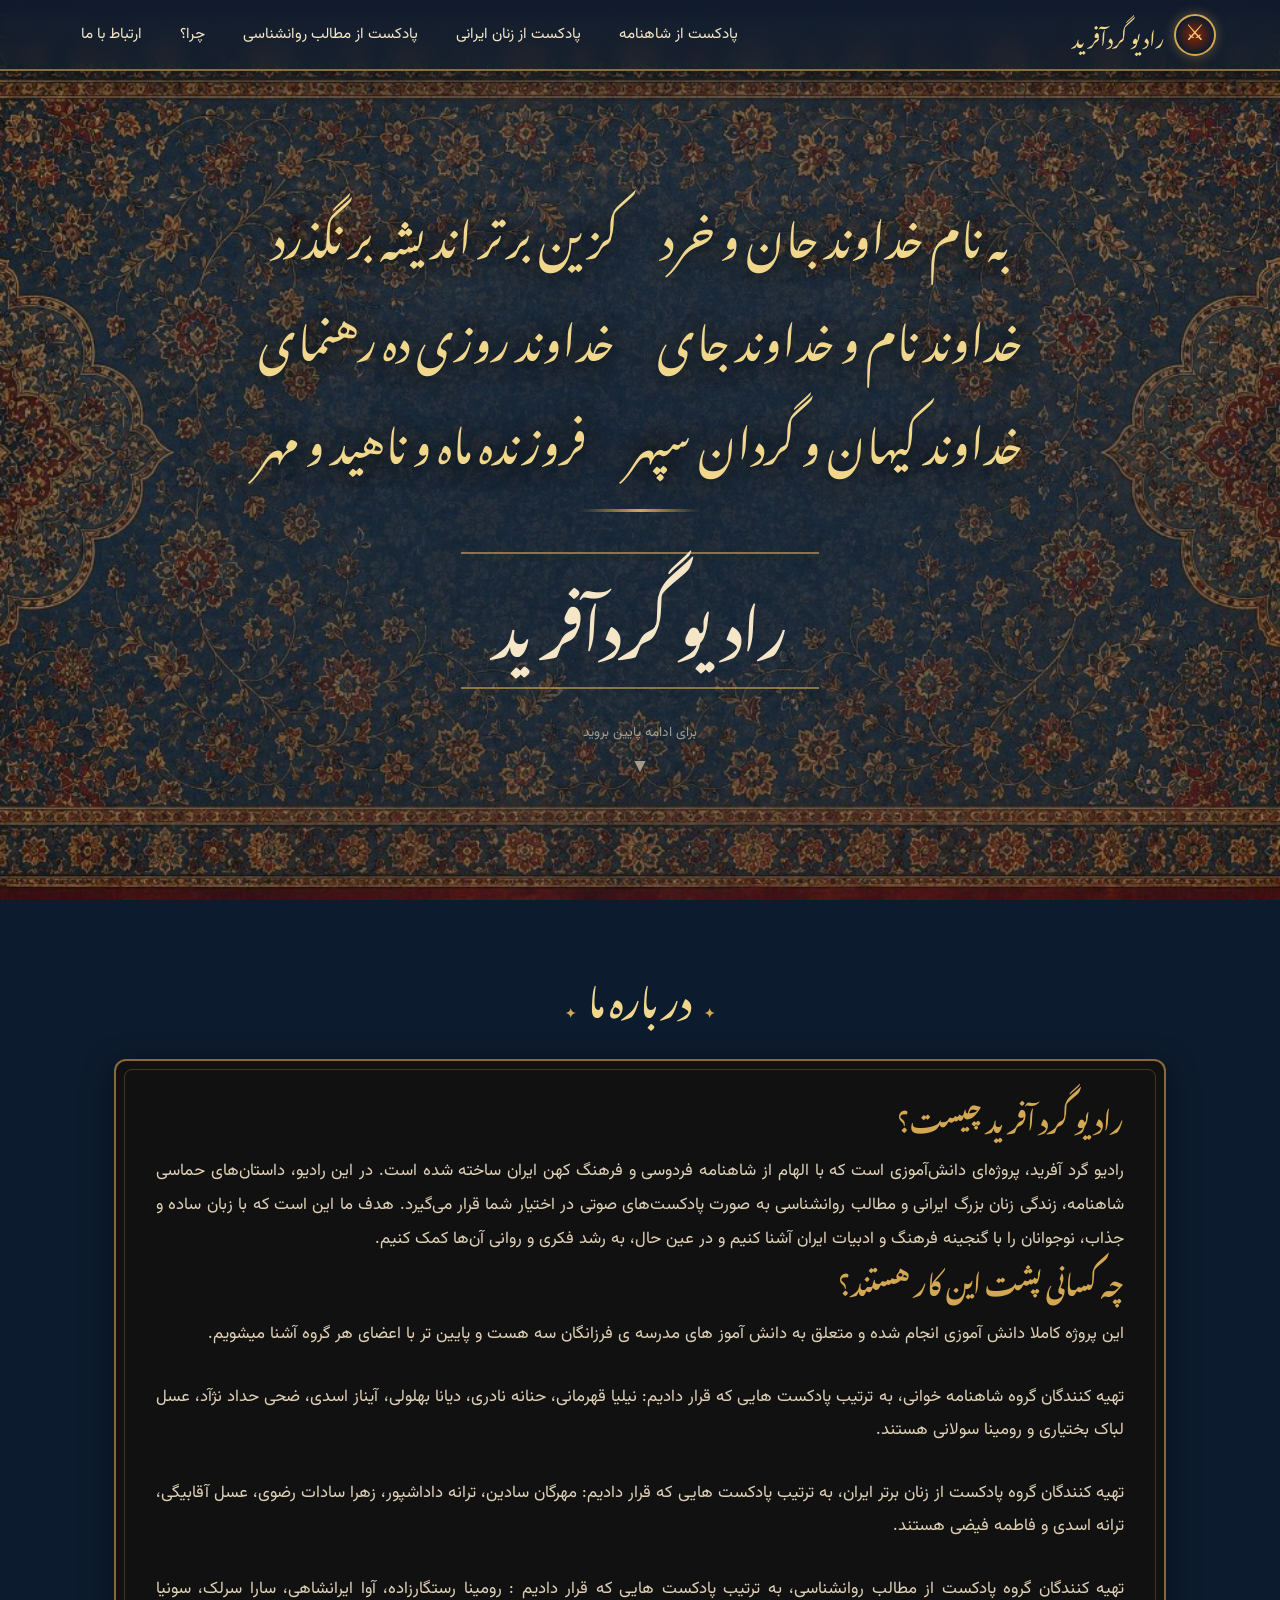
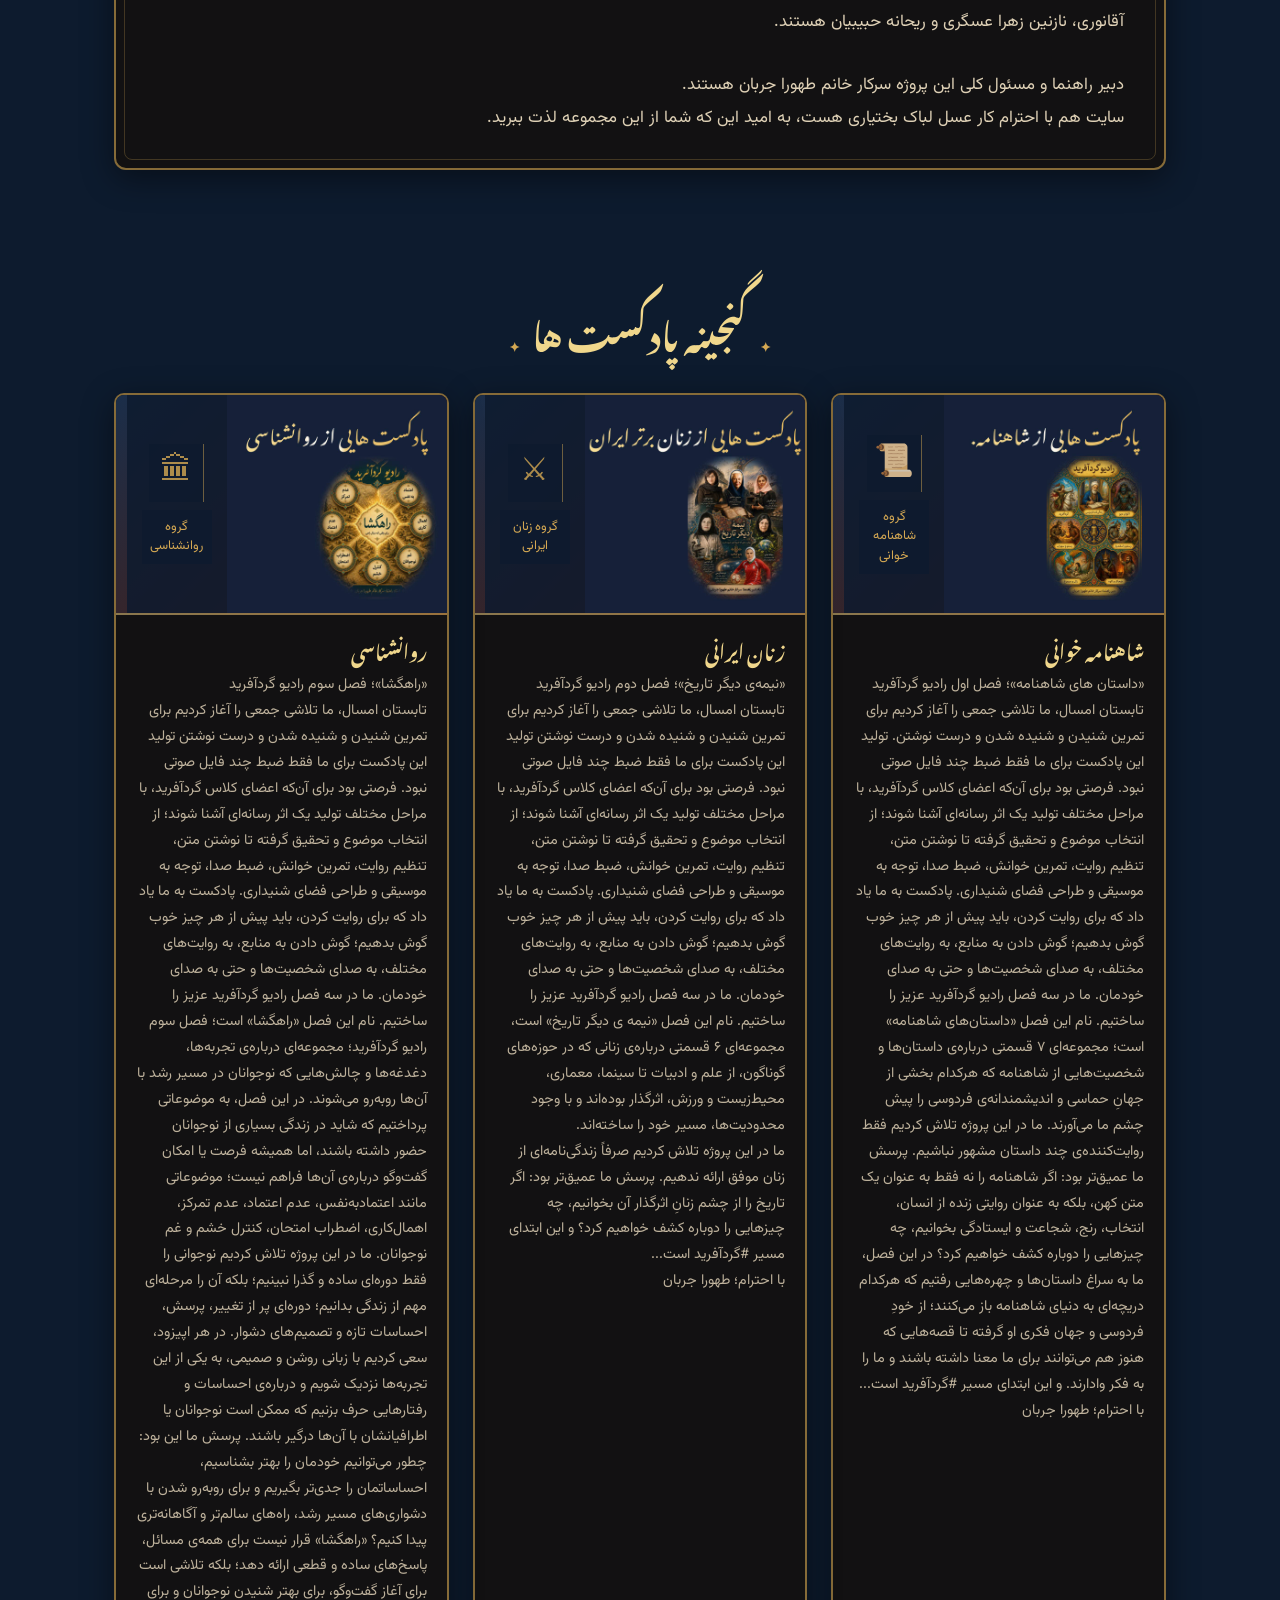
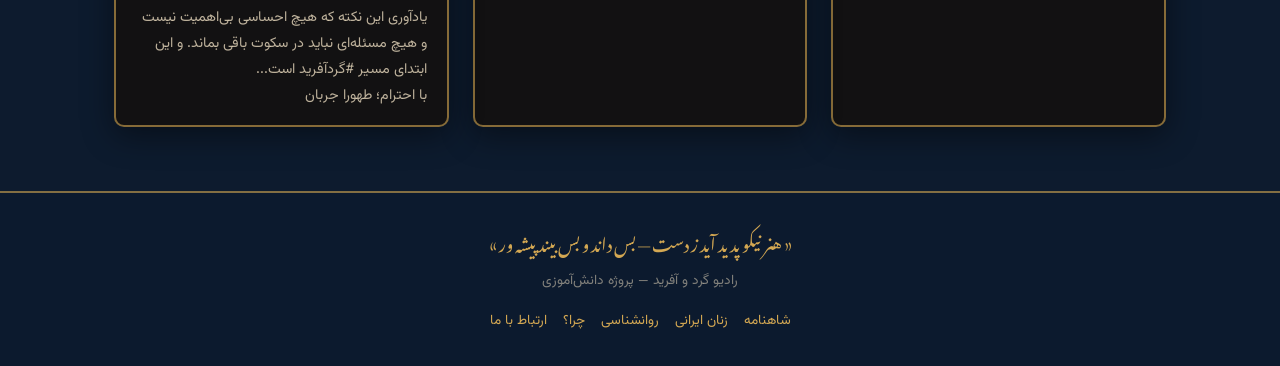
<file: index.html>
<!doctype html>
<html lang="fa" dir="rtl">
  <head>
    <meta charset="UTF-8" />
    <meta name="viewport" content="width=device-width, initial-scale=1.0" />

    <title>رادیو گردآفرید</title>

    <link rel="stylesheet" href="style.css" />
  </head>

  <body>
    <!-- هدر و منو -->
    <header class="site-header">
      <div class="header-inner">
        <a href="index.html" class="logo">
          <span class="logo-icon">⚔</span>
          <span class="logo-text">رادیو گردآفرید</span>
        </a>

        <button class="menu-toggle" aria-label="باز کردن منو">
          <span></span>
          <span></span>
          <span></span>
        </button>

        <nav class="main-nav">
          <ul>
            <li>
              <a href="podcast-shahnameh.html">پادکست از شاهنامه</a>
            </li>

            <li>
              <a href="podcast-women.html">پادکست از زنان ایرانی</a>
            </li>

            <li>
              <a href="podcast-psychology.html"> پادکست از مطالب روانشناسی </a>
            </li>

            <li>
              <a href="why.html">چرا؟</a>
            </li>

            <li>
              <a href="contact.html">ارتباط با ما</a>
            </li>
          </ul>
        </nav>
      </div>
    </header>

    <div class="nav-overlay"></div>

    <!-- بخش اصلی - شعر شاهنامه -->
    <section class="hero" id="home">
      <div class="hero-overlay"></div>

      <div class="hero-content">
        <div class="hero-poetry">
          <span class="verse">
            به نام خداوند جان و خرد&nbsp;&nbsp;&nbsp;&nbsp;&nbsp;&nbsp; کزین
            برتر اندیشه بر نگذرد
          </span>

          <span class="verse">
            خداوند نام و خداوند جای&nbsp;&nbsp;&nbsp;&nbsp;&nbsp;&nbsp; خداوند
            روزی ده رهنمای
          </span>

          <span class="verse">
            خداوند کیهان و گردان سپهر&nbsp;&nbsp;&nbsp;&nbsp;&nbsp;&nbsp;
            فروزنده ماه و ناهید و مهر
          </span>
        </div>

        <div class="decorative-line"></div>

        <h1 class="hero-title">رادیو گردآفرید</h1>

        <div class="scroll-hint">
          برای ادامه پایین بروید
          <span>▼</span>
        </div>
      </div>
    </section>

    <!-- بخش توضیحات -->
    <section class="section">
      <div class="container">
        <h2 class="section-title">درباره ما</h2>

        <div class="description-box">
          <h2>رادیو گرد آفرید چیست؟</h2>

          <p>
            رادیو گرد آفرید، پروژه‌ای دانش‌آموزی است که با الهام از شاهنامه
            فردوسی و فرهنگ کهن ایران ساخته شده است. در این رادیو، داستان‌های
            حماسی شاهنامه، زندگی زنان بزرگ ایرانی و مطالب روانشناسی به صورت
            پادکست‌های صوتی در اختیار شما قرار می‌گیرد. هدف ما این است که با
            زبان ساده و جذاب، نوجوانان را با گنجینه فرهنگ و ادبیات ایران آشنا
            کنیم و در عین حال، به رشد فکری و روانی آن‌ها کمک کنیم.
          </p>

          <h2>چه کسانی پشت این کار هستند؟</h2>

          <p>
            این پروژه کاملا دانش آموزی انجام شده و متعلق به دانش آموز های مدرسه
            ی فرزانگان سه هست و پایین تر با اعضای هر گروه آشنا میشویم.
          </p>

          <br />

          <p>
            تهیه کنندگان گروه شاهنامه خوانی، به ترتیب پادکست هایی که قرار دادیم:
            نیلیا قهرمانی، حنانه نادری، دیانا بهلولی، آیناز اسدی، ضحی حداد نژآد،
            عسل لباک بختیاری و رومینا سولانی هستند.
          </p>

          <br />

          <p>
            تهیه کنندگان گروه پادکست از زنان برتر ایران، به ترتیب پادکست هایی که
            قرار دادیم: مهرگان سادین، ترانه داداشپور، زهرا سادات رضوی، عسل
            آقابیگی، ترانه اسدی و فاطمه فیضی هستند.
          </p>

          <br />

          <p>
            تهیه کنندگان گروه پادکست از مطالب روانشناسی، به ترتیب پادکست هایی که
            قرار دادیم : رومینا رستگارزاده، آوا ایرانشاهی، سارا سرلک، سونیا
            آقانوری، نازنین زهرا عسگری و ریحانه حبیبیان هستند.
          </p>

          <br />

          <p>
            دبیر راهنما و مسئول کلی این پروژه سرکار خانم طهورا جربان هستند.
            <br />
            سایت هم با احترام کار عسل لباک بختیاری هست، به امید این که شما از
            این مجموعه لذت ببرید.
          </p>
        </div>
      </div>
    </section>

    <!-- گنجینه پادکست ها -->
    <section class="section">
      <div class="container">
        <h2 class="section-title">گنجینه پادکست ها</h2>

        <div class="gallery-grid">
          <!-- کارت اول — شاهنامه -->
          <article class="gallery-item">
            <div class="gallery-image">
              <img src="shahhh.jpg" alt="شاهنامه" />

              <div class="gallery-side">
                <span class="placeholder-icon"> 📜 </span>

                <span class="placeholder-text"> گروه شاهنامه خوانی </span>
              </div>
            </div>

            <div class="gallery-caption">
              <h3>شاهنامه خوانی</h3>

              <p>
                «داستان های شاهنامه»؛ فصل اول رادیو گردآفرید
                <br />

                تابستان امسال، ما تلاشی جمعی را آغاز کردیم برای تمرین شنیدن و
                شنیده شدن و درست نوشتن. تولید این پادکست برای ما فقط ضبط چند
                فایل صوتی نبود. فرصتی بود برای آن‌که اعضای کلاس گردآفرید، با
                مراحل مختلف تولید یک اثر رسانه‌ای آشنا شوند؛ از انتخاب موضوع و
                تحقیق گرفته تا نوشتن متن، تنظیم روایت، تمرین خوانش، ضبط صدا،
                توجه به موسیقی و طراحی فضای شنیداری. پادکست به ما یاد داد که
                برای روایت کردن، باید پیش از هر چیز خوب گوش بدهیم؛ گوش دادن به
                منابع، به روایت‌های مختلف، به صدای شخصیت‌ها و حتی به صدای
                خودمان. ما در سه فصل رادیو گردآفرید عزیز را ساختیم. نام این فصل
                «داستان‌های شاهنامه» است؛ مجموعه‌ای ۷ قسمتی درباره‌ی داستان‌ها و
                شخصیت‌هایی از شاهنامه که هرکدام بخشی از جهانِ حماسی و
                اندیشمندانه‌ی فردوسی را پیش چشم ما می‌آورند. ما در این پروژه
                تلاش کردیم فقط روایت‌کننده‌ی چند داستان مشهور نباشیم. پرسش ما
                عمیق‌تر بود: اگر شاهنامه را نه فقط به عنوان یک متن کهن، بلکه به
                عنوان روایتی زنده از انسان، انتخاب، رنج، شجاعت و ایستادگی
                بخوانیم، چه چیزهایی را دوباره کشف خواهیم کرد؟ در این فصل، ما به
                سراغ داستان‌ها و چهره‌هایی رفتیم که هرکدام دریچه‌ای به دنیای
                شاهنامه باز می‌کنند؛ از خودِ فردوسی و جهان فکری او گرفته تا
                قصه‌هایی که هنوز هم می‌توانند برای ما معنا داشته باشند و ما را
                به فکر وادارند. و این ابتدای مسیر #گردآفرید است...

                <br />

                با احترام؛ طهورا جربان
              </p>
            </div>
          </article>

          <!-- کارت دوم — زنان -->
          <article class="gallery-item">
            <div class="gallery-image">
              <img src="zannn.jpg" alt="زنان ایرانی" />

              <div class="gallery-side">
                <span class="placeholder-icon"> ⚔ </span>

                <span class="placeholder-text"> گروه زنان ایرانی </span>
              </div>
            </div>

            <div class="gallery-caption">
              <h3>زنان ایرانی</h3>

              <p>
                «نیمه‌ی دیگر تاریخ»؛ فصل دوم رادیو گردآفرید
                <br />

                تابستان امسال، ما تلاشی جمعی را آغاز کردیم برای تمرین شنیدن و
                شنیده شدن و درست نوشتن تولید این پادکست برای ما فقط ضبط چند فایل
                صوتی نبود. فرصتی بود برای آن‌که اعضای کلاس گردآفرید، با مراحل
                مختلف تولید یک اثر رسانه‌ای آشنا شوند؛ از انتخاب موضوع و تحقیق
                گرفته تا نوشتن متن، تنظیم روایت، تمرین خوانش، ضبط صدا، توجه به
                موسیقی و طراحی فضای شنیداری. پادکست به ما یاد داد که برای روایت
                کردن، باید پیش از هر چیز خوب گوش بدهیم؛ گوش دادن به منابع، به
                روایت‌های مختلف، به صدای شخصیت‌ها و حتی به صدای خودمان. ما در سه
                فصل رادیو گردآفرید عزیز را ساختیم. نام این فصل «نیمه ‌‌‌ی دیگر
                تاریخ» است، مجموعه‌ای ۶ قسمتی درباره‌ی زنانی که در حوزه‌های
                گوناگون، از علم و ادبیات تا سینما، معماری، محیط‌زیست و ورزش،
                اثرگذار بوده‌اند و با وجود محدودیت‌ها، مسیر خود را ساخته‌اند.

                <br />

                ما در این پروژه تلاش کردیم صرفاً زندگی‌نامه‌ای از زنان موفق
                ارائه ندهیم. پرسش ما عمیق‌تر بود: اگر تاریخ را از چشم زنانِ
                اثرگذار آن بخوانیم، چه چیزهایی را دوباره کشف خواهیم کرد؟ و این
                ابتدای مسیر #گردآفرید است...

                <br />

                با احترام؛ طهورا جربان
              </p>
            </div>
          </article>

          <!-- کارت سوم — روانشناسی -->
          <article class="gallery-item">
            <div class="gallery-image">
              <img src="ravannn.jpg" alt="روانشناسی" />

              <div class="gallery-side">
                <span class="placeholder-icon"> 🏛 </span>

                <span class="placeholder-text"> گروه روانشناسی </span>
              </div>
            </div>

            <div class="gallery-caption">
              <h3>روانشناسی</h3>

              <p>
                «راهگشا»؛ فصل سوم رادیو گردآفرید
                <br />

                تابستان امسال، ما تلاشی جمعی را آغاز کردیم برای تمرین شنیدن و
                شنیده شدن و درست نوشتن تولید این پادکست برای ما فقط ضبط چند فایل
                صوتی نبود. فرصتی بود برای آن‌که اعضای کلاس گردآفرید، با مراحل
                مختلف تولید یک اثر رسانه‌ای آشنا شوند؛ از انتخاب موضوع و تحقیق
                گرفته تا نوشتن متن، تنظیم روایت، تمرین خوانش، ضبط صدا، توجه به
                موسیقی و طراحی فضای شنیداری. پادکست به ما یاد داد که برای روایت
                کردن، باید پیش از هر چیز خوب گوش بدهیم؛ گوش دادن به منابع، به
                روایت‌های مختلف، به صدای شخصیت‌ها و حتی به صدای خودمان. ما در سه
                فصل رادیو گردآفرید عزیز را ساختیم. نام این فصل «راهگشا» است؛ فصل
                سوم رادیو گردآفرید؛ مجموعه‌ای درباره‌ی تجربه‌ها، دغدغه‌ها و
                چالش‌هایی که نوجوانان در مسیر رشد با آن‌ها روبه‌رو می‌شوند. در
                این فصل، به موضوعاتی پرداختیم که شاید در زندگی بسیاری از
                نوجوانان حضور داشته باشند، اما همیشه فرصت یا امکان گفت‌وگو
                درباره‌ی آن‌ها فراهم نیست؛ موضوعاتی مانند اعتمادبه‌نفس، عدم
                اعتماد، عدم تمرکز، اهمال‌کاری، اضطراب امتحان، کنترل خشم و غم
                نوجوانان. ما در این پروژه تلاش کردیم نوجوانی را فقط دوره‌ای ساده
                و گذرا نبینیم؛ بلکه آن را مرحله‌ای مهم از زندگی بدانیم؛ دوره‌ای
                پر از تغییر، پرسش، احساسات تازه و تصمیم‌های دشوار. در هر اپیزود،
                سعی کردیم با زبانی روشن و صمیمی، به یکی از این تجربه‌ها نزدیک
                شویم و درباره‌ی احساسات و رفتارهایی حرف بزنیم که ممکن است
                نوجوانان یا اطرافیانشان با آن‌ها درگیر باشند. پرسش ما این بود:
                چطور می‌توانیم خودمان را بهتر بشناسیم، احساساتمان را جدی‌تر
                بگیریم و برای روبه‌رو شدن با دشواری‌های مسیر رشد، راه‌های
                سالم‌تر و آگاهانه‌تری پیدا کنیم؟ «راهگشا» قرار نیست برای همه‌ی
                مسائل، پاسخ‌های ساده و قطعی ارائه دهد؛ بلکه تلاشی است برای آغاز
                گفت‌وگو، برای بهتر شنیدن نوجوانان و برای یادآوری این نکته که هیچ
                احساسی بی‌اهمیت نیست و هیچ مسئله‌ای نباید در سکوت باقی بماند. و
                این ابتدای مسیر #گردآفرید است...

                <br />

                با احترام؛ طهورا جربان
              </p>
            </div>
          </article>
        </div>
      </div>
    </section>

    <!-- فوتر -->
    <footer class="site-footer">
      <div class="footer-inner">
        <p class="footer-poetry">
          « هنر نیکو پدید آید ز دست — بس داند و بس بیند پیشه ور »
        </p>

        <p class="footer-text">رادیو گرد و آفرید — پروژه دانش‌آموزی</p>

        <div class="footer-links">
          <a href="podcast-shahnameh.html"> شاهنامه </a>

          <a href="podcast-women.html"> زنان ایرانی </a>

          <a href="podcast-psychology.html"> روانشناسی </a>

          <a href="why.html"> چرا؟ </a>

          <a href="contact.html"> ارتباط با ما </a>
        </div>
      </div>
    </footer>

    <script src="main.js"></script>
  </body>
</html>
</file>
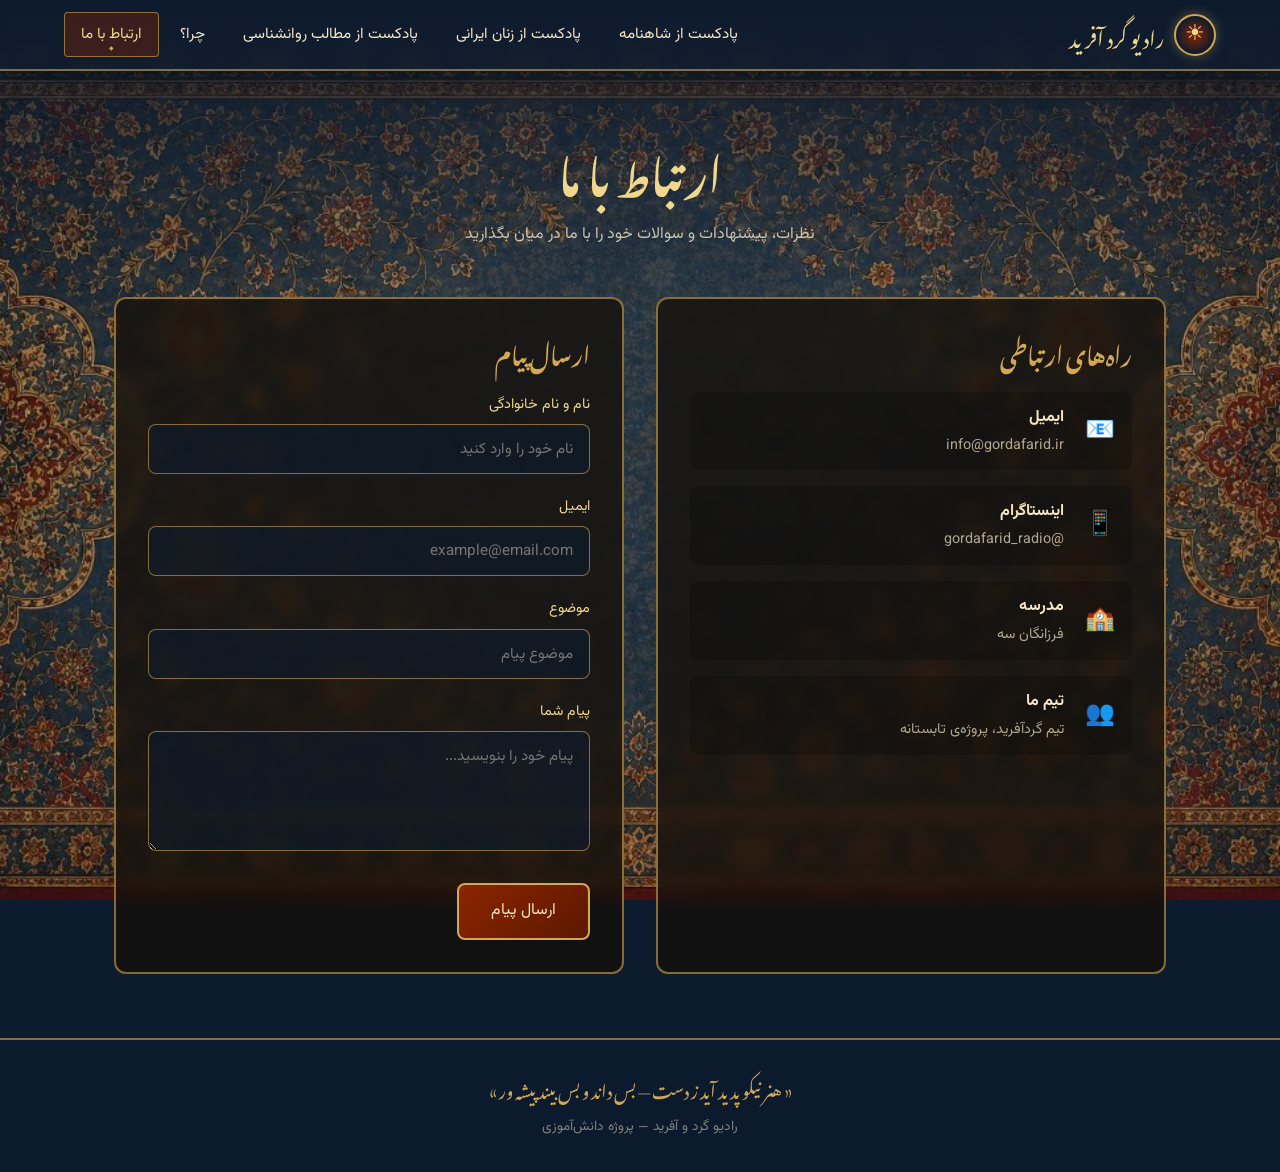
<file: contact.html>
<!doctype html>
<html lang="fa" dir="rtl">
  <head>
    <meta charset="UTF-8" />
    <meta name="viewport" content="width=device-width, initial-scale=1.0" />
    <meta name="description" content="ارتباط با ما - رادیو گرد آفرید" />
    <title>ارتباط با ما | رادیو گرد آفرید</title>

    <link rel="stylesheet" href="style.css" />
  </head>

  <body>
    <!-- هدر -->

    <header class="site-header">
      <div class="header-inner">
        <a href="index.html" class="logo">
          <div class="logo-icon">☀</div>
          <span class="logo-text">رادیو گرد آفرید</span>
        </a>

        <button class="menu-toggle" type="button" aria-label="باز کردن منو">
          <span></span>
          <span></span>
          <span></span>
        </button>

        <nav class="main-nav">
          <ul>
            <li><a href="podcast-shahnameh.html">پادکست از شاهنامه</a></li>
            <li><a href="podcast-women.html">پادکست از زنان ایرانی</a></li>
            <li>
              <a href="podcast-psychology.html">پادکست از مطالب روانشناسی</a>
            </li>
            <li><a href="why.html">چرا؟</a></li>
            <li><a href="contact.html">ارتباط با ما</a></li>
          </ul>
        </nav>
      </div>
    </header>

    <div class="nav-overlay"></div>

    <!-- عنوان -->

    <section class="page-hero">
      <h1>ارتباط با ما</h1>
      <p>نظرات، پیشنهادات و سوالات خود را با ما در میان بگذارید</p>
    </section>

    <!-- محتوای اصلی -->

    <main>
      <div class="container">
        <div class="contact-grid">
          <!-- اطلاعات تماس -->
          <div class="contact-info">
            <h2>راه‌های ارتباطی</h2>

            <div class="contact-item">
              <span class="icon">📧</span>
              <div>
                <strong>ایمیل</strong>
                <p style="color: rgba(245, 230, 200, 0.7); font-size: 0.9rem">
                  info@gordafarid.ir
                </p>
              </div>
            </div>

            <div class="contact-item">
              <span class="icon">📱</span>
              <div>
                <strong>اینستاگرام</strong>
                <p style="color: rgba(245, 230, 200, 0.7); font-size: 0.9rem">
                  @gordafarid_radio
                </p>
              </div>
            </div>

            <div class="contact-item">
              <span class="icon">🏫</span>
              <div>
                <strong>مدرسه</strong>
                <p style="color: rgba(245, 230, 200, 0.7); font-size: 0.9rem">
                  فرزانگان سه
                </p>
              </div>
            </div>

            <div class="contact-item">
              <span class="icon">👥</span>
              <div>
                <strong>تیم ما</strong>
                <p style="color: rgba(245, 230, 200, 0.7); font-size: 0.9rem">
                  تیم گردآفرید، پروژه‌ی تابستانه
                </p>
              </div>
            </div>
          </div>

          <!-- فرم -->
          <form class="contact-form" id="contactForm">
            <h2>ارسال پیام</h2>

            <div class="form-group">
              <label for="name">نام و نام خانوادگی</label>

              <input
                type="text"
                id="name"
                name="name"
                placeholder="نام خود را وارد کنید"
              />
            </div>

            <div class="form-group">
              <label for="email">ایمیل</label>

              <input
                type="email"
                id="email"
                name="email"
                placeholder="example@email.com"
              />
            </div>

            <div class="form-group">
              <label for="subject">موضوع</label>

              <input
                type="text"
                id="subject"
                name="subject"
                placeholder="موضوع پیام"
              />
            </div>

            <div class="form-group">
              <label for="message">پیام شما</label>

              <textarea
                id="message"
                name="message"
                placeholder="پیام خود را بنویسید..."
              ></textarea>
            </div>

            <a href="#messageModal" class="btn">ارسال پیام</a>
          </form>
        </div>
      </div>
    </main>

    <!-- پنجره پیام -->

    <div class="message-modal" id="messageModal" aria-hidden="true">
      <div class="message-modal-box">
        <a href="#" class="message-close" aria-label="بستن">×</a>
        <div class="message-modal-icon">💬</div>

        <h2>ارسال پیام فعلاً غیرفعال است</h2>

        <p>
          این بخش از سایت در حال حاضر فعال نیست.
          <br />
          برای ارسال نظر، پیشنهاد یا پیام خودتان می‌توانید از طریق اپلیکیشن بله
          با ما در ارتباط باشید.
        </p>

        <p class="message-contact">
          📱 شماره تماس:
          <strong>0912565869</strong>
        </p>

        <a href="#" class="btn" id="messageCloseButton"> متوجه شدم </a>
      </div>
    </div>

    <!-- فوتر -->

    <footer class="site-footer">
      <div class="footer-inner">
        <p class="footer-poetry">
          « هنر نیکو پدید آید ز دست — بس داند و بس بیند پیشه ور »
        </p>

        <p class="footer-text">رادیو گرد و آفرید — پروژه دانش‌آموزی</p>
      </div>
    </footer>

    <!-- JavaScript -->

    <script src="main.js"></script>
  </body>
</html>
</file>
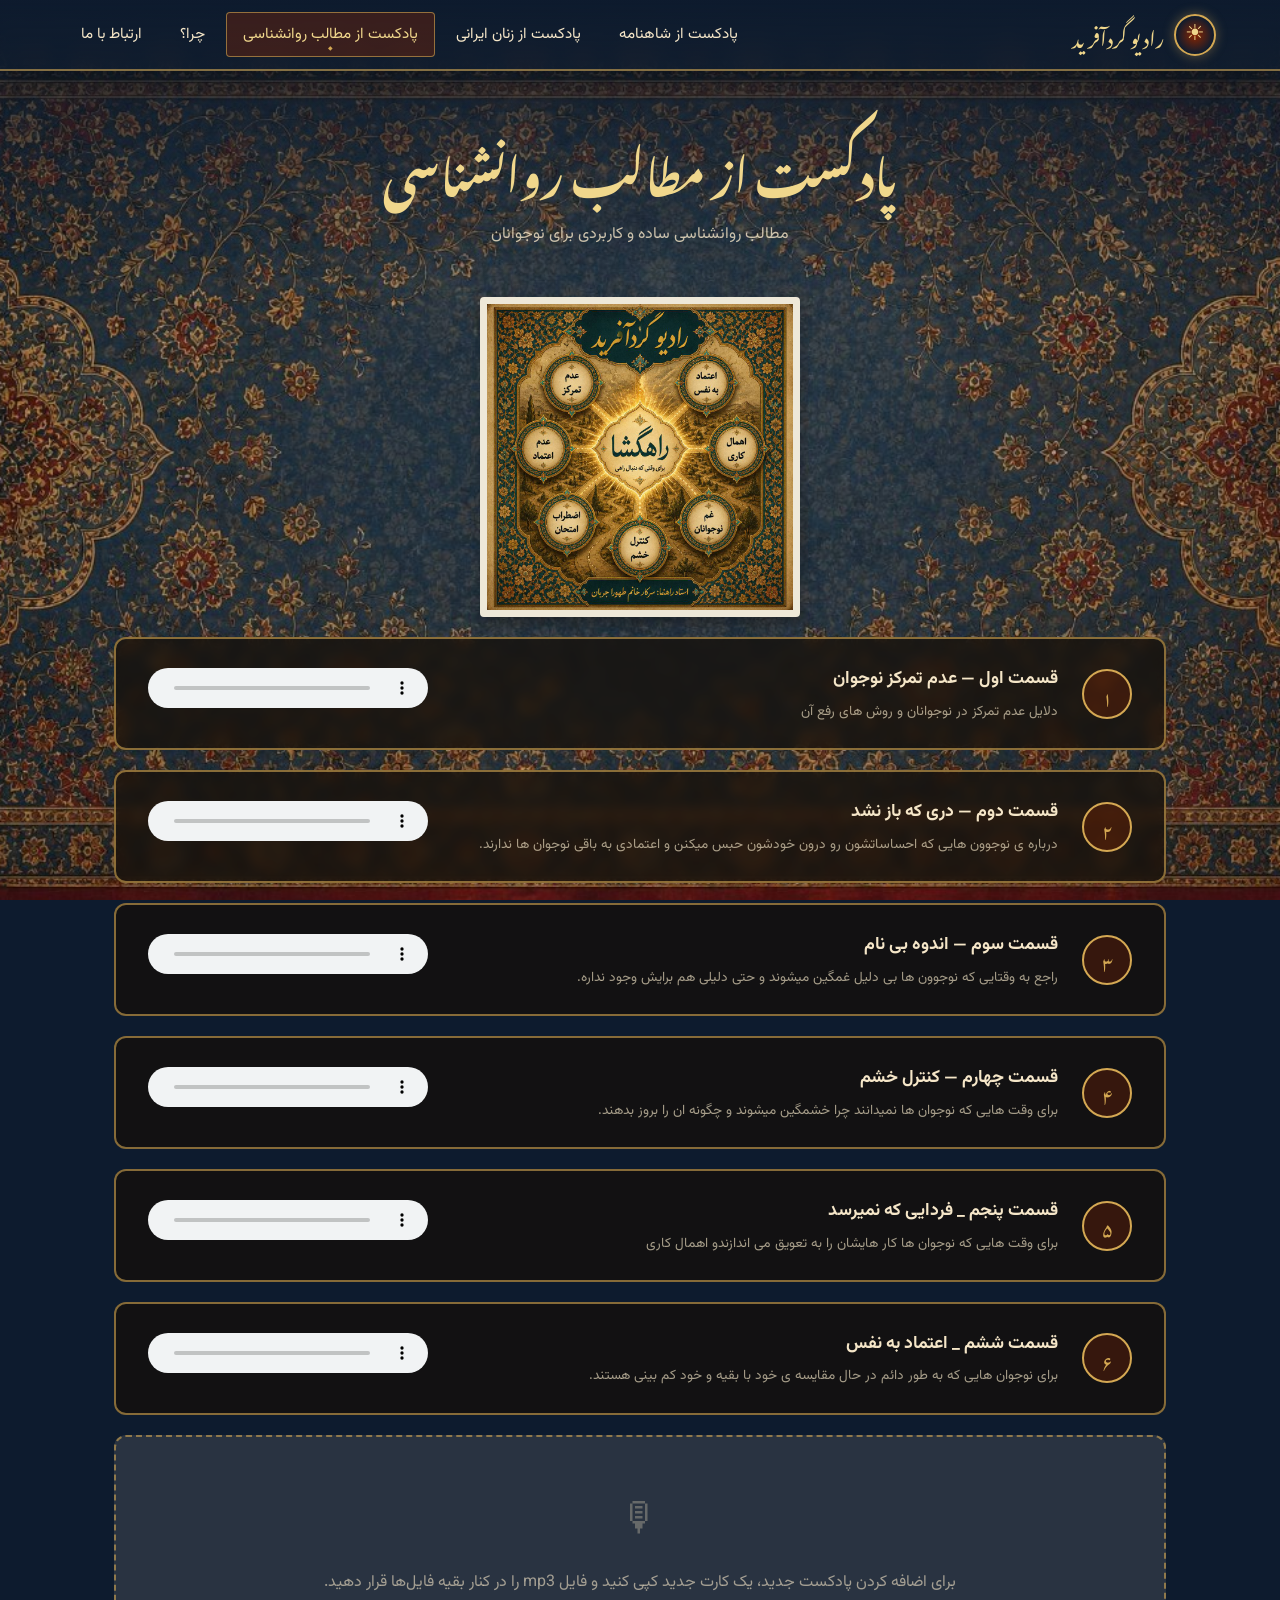
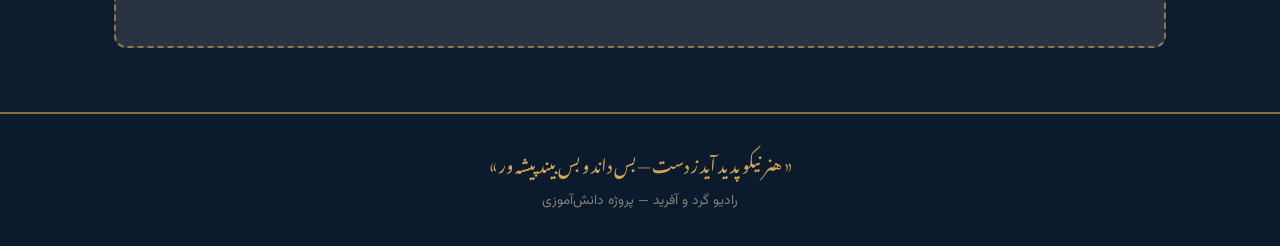
<file: podcast-psychology.html>
<!doctype html>
<html lang="fa" dir="rtl">
  <head>
    <meta charset="UTF-8" />
    <meta name="viewport" content="width=device-width, initial-scale=1.0" />

    <meta name="description" content="پادکست روانشناسی - رادیو گرد و آفرید" />

    <title>پادکست از مطالب روانشناسی | رادیو گرد و آفرید</title>

    <link rel="stylesheet" href="style.css" />
  </head>

  <body>
    <header class="site-header">
      <div class="header-inner">
        <a href="index.html" class="logo">
          <div class="logo-icon">☀</div>
          <span class="logo-text">رادیو گردآفرید</span>
        </a>

        <button class="menu-toggle" aria-label="باز کردن منو">
          <span></span>
          <span></span>
          <span></span>
        </button>

        <nav class="main-nav">
          <ul>
            <li>
              <a href="podcast-shahnameh.html"> پادکست از شاهنامه </a>
            </li>

            <li>
              <a href="podcast-women.html"> پادکست از زنان ایرانی </a>
            </li>

            <li>
              <a href="podcast-psychology.html"> پادکست از مطالب روانشناسی </a>
            </li>

            <li>
              <a href="why.html"> چرا؟ </a>
            </li>

            <li>
              <a href="contact.html"> ارتباط با ما </a>
            </li>
          </ul>
        </nav>
      </div>
    </header>

    <div class="nav-overlay"></div>

    <section class="page-hero">
      <h1>پادکست از مطالب روانشناسی</h1>

      <p>مطالب روانشناسی ساده و کاربردی برای نوجوانان</p>
    </section>

    <div class="container">
      <div class="podcast-list">
        <!-- عکس اصلی -->

        <img
          class="photo"
          src="b5bfe723-b609-49ed-852a-131b0efe847f.png"
          alt="گروه روانشناسی"
        />

        <!-- قسمت اول -->

        <article class="podcast-card">
          <div class="podcast-number">۱</div>

          <div class="podcast-info">
            <h3>قسمت اول — عدم تمرکز نوجوان</h3>

            <p>دلایل عدم تمرکز در نوجوانان و روش های رفع آن</p>
          </div>

          <div class="podcast-player">
            <audio controls preload="none">
              <source
                src="عدم تمرکز در نوجوانان(2).mp3"
                type="audio/mpeg"
              />

              مرورگر شما از پخش صوت پشتیبانی نمی‌کند.
            </audio>
          </div>
        </article>

        <!-- قسمت دوم -->

        <article class="podcast-card">
          <div class="podcast-number">۲</div>

          <div class="podcast-info">
            <h3>قسمت دوم — دری که باز نشد</h3>

            <p>
              درباره ی نوجوون هایی که احساساتشون رو درون خودشون حبس میکنن و
              اعتمادی به باقی نوجوان ها ندارند.
            </p>
          </div>

          <div class="podcast-player">
            <audio controls preload="none">
              <source
                src="dari ke baz nashod (2).mp3"
                type="audio/mpeg"
              />

              مرورگر شما از پخش صوت پشتیبانی نمی‌کند.
            </audio>
          </div>
        </article>

        <!-- قسمت سوم -->

        <article class="podcast-card">
          <div class="podcast-number">۳</div>

          <div class="podcast-info">
            <h3>قسمت سوم — اندوه بی نام</h3>

            <p>
              راجع به وقتایی که نوجوون ها بی دلیل غمگین میشوند و حتی دلیلی هم
              برایش وجود نداره.
            </p>
          </div>

          <div class="podcast-player">
            <audio controls preload="none">
              <source
                src="اندوه  بی_نام.mp3"
                type="audio/mpeg"
              />

              مرورگر شما از پخش صوت پشتیبانی نمی‌کند.
            </audio>
          </div>
        </article>

        <!-- قسمت چهارم -->

        <article class="podcast-card">
          <div class="podcast-number">۴</div>

          <div class="podcast-info">
            <h3>قسمت چهارم — کنترل خشم</h3>

            <p>
              برای وقت هایی که نوجوان ها نمیدانند چرا خشمگین میشوند و چگونه ان
              را بروز بدهند.
            </p>
          </div>

          <div class="podcast-player">
            <audio controls preload="none">
              <source src="کنترل خشم.mp3" type="audio/mpeg" />

              مرورگر شما از پخش صوت پشتیبانی نمی‌کند.
            </audio>
          </div>
        </article>

        <article class="podcast-card">
          <div class="podcast-number">۵</div>

          <div class="podcast-info">
            <h3>قسمت پنجم _ فردایی که نمیرسد</h3>

            <p>
              برای وقت هایی که نوجوان ها کار هایشان را به تعویق می اندازندو
              اهمال کاری
            </p>
          </div>

          <div class="podcast-player">
            <audio controls preload="none">
              <source
                src="فردایی که نمی_رسد.mp3"
                type="audio/mpeg"
              />

              مرورگر شما از پخش صوت پشتیبانی نمی‌کند.
            </audio>
          </div>
        </article>

        <article class="podcast-card">
          <div class="podcast-number">۶</div>

          <div class="podcast-info">
            <h3>قسمت ششم _ اعتماد به نفس</h3>

            <p>
              برای نوجوان هایی که به طور دائم در حال مقایسه ی خود با بقیه و خود
              کم بینی هستند.
            </p>
          </div>

          <div class="podcast-player">
            <audio controls preload="none">
              <source
                src="اعتماد به نفس.mp3"
                type="audio/mpeg"
              />

              مرورگر شما از پخش صوت پشتیبانی نمی‌کند.
            </audio>
          </div>
        </article>

        <!-- کارت خالی برای قسمت بعدی -->

        <div class="podcast-empty">
          <span> 🎙 </span>

          <p>
            برای اضافه کردن پادکست جدید، یک کارت جدید کپی کنید و فایل mp3 را در
            کنار بقیه فایل‌ها قرار دهید.
          </p>
        </div>
      </div>
    </div>

    <footer class="site-footer">
      <div class="footer-inner">
        <p class="footer-poetry">
          « هنر نیکو پدید آید ز دست — بس داند و بس بیند پیشه ور »
        </p>

        <p class="footer-text">رادیو گرد و آفرید — پروژه دانش‌آموزی</p>
      </div>
    </footer>

    <script src="main.js"></script>
  </body>
</html>
</file>
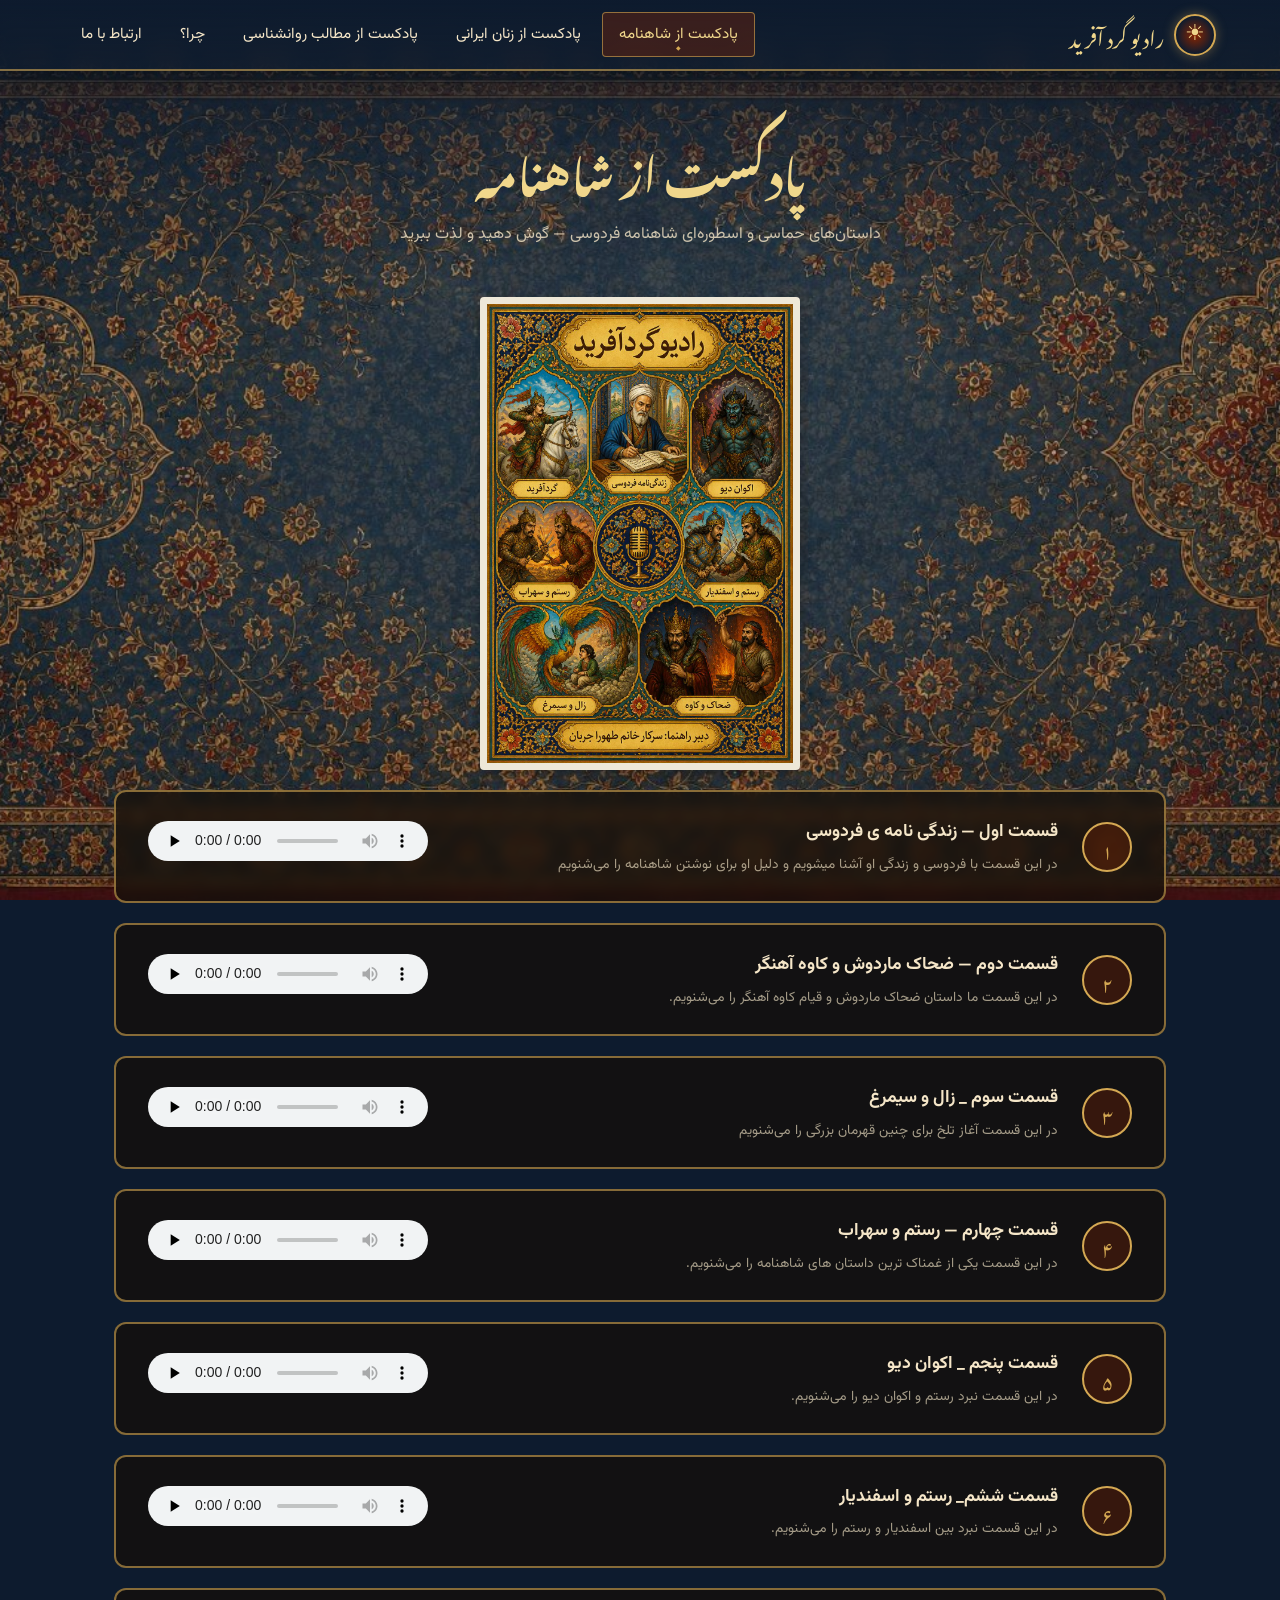
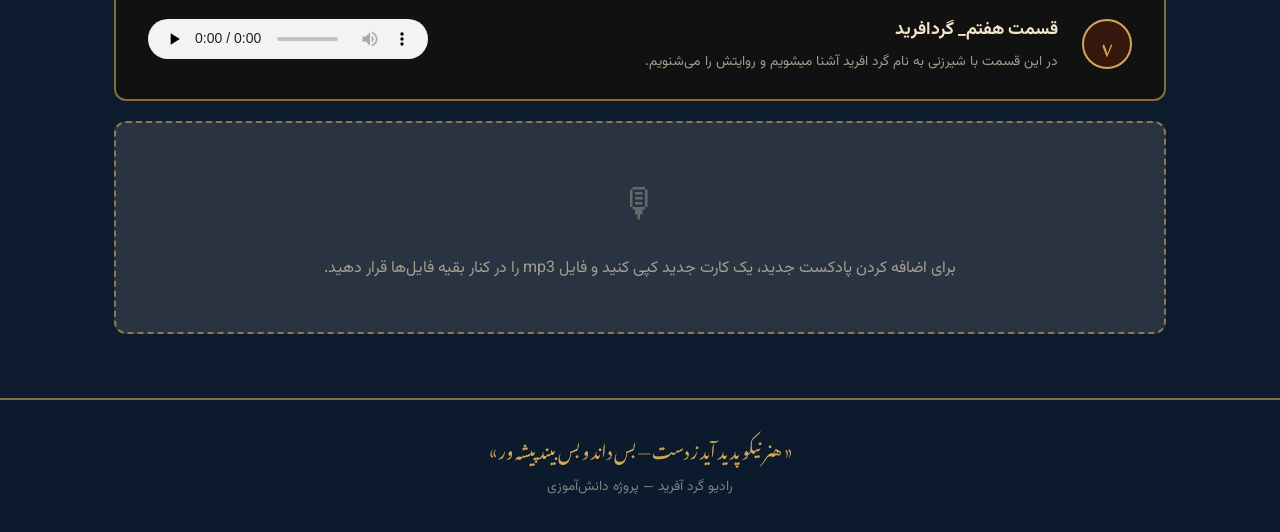
<file: podcast-shahnameh.html>
<!doctype html>
<html lang="fa" dir="rtl">
  <head>
    <meta charset="UTF-8" />
    <meta name="viewport" content="width=device-width, initial-scale=1.0" />
    <meta name="description" content="پادکست‌های شاهنامه - رادیو گرد آفرید" />
    <title>پادکست از شاهنامه | رادیو گرد آفرید</title>
    <link rel="stylesheet" href="style.css" />
  </head>
  <body>
    <header class="site-header">
      <div class="header-inner">
        <a href="index.html" class="logo">
          <div class="logo-icon">☀</div>
          <span class="logo-text">رادیو گرد آفرید</span>
        </a>
        <button class="menu-toggle" aria-label="باز کردن منو">
          <span></span><span></span><span></span>
        </button>
        <nav class="main-nav">
          <ul>
            <li><a href="podcast-shahnameh.html">پادکست از شاهنامه</a></li>
            <li><a href="podcast-women.html">پادکست از زنان ایرانی</a></li>
            <li>
              <a href="podcast-psychology.html">پادکست از مطالب روانشناسی</a>
            </li>
            <li><a href="why.html">چرا؟</a></li>
            <li><a href="contact.html">ارتباط با ما</a></li>
          </ul>
        </nav>
      </div>
    </header>
    <div class="nav-overlay"></div>

    <section class="page-hero">
      <h1>پادکست از شاهنامه</h1>
      <p>داستان‌های حماسی و اسطوره‌ای شاهنامه فردوسی — گوش دهید و لذت ببرید</p>
    </section>

    <div class="container">
      <div class="podcast-list">
        <img class="photo" src="shah.png" alt="گروه شاهنامه" />

        <article class="podcast-card">
          <div class="podcast-number">۱</div>
          <div class="podcast-info">
            <h3>قسمت اول — زندگی نامه ی فردوسی</h3>
            <p>
              در این قسمت با فردوسی و زندگی او آشنا میشویم و دلیل او برای نوشتن
              شاهنامه را می‌شنویم
            </p>
          </div>

          <div class="podcast-player">
            <!-- فایل صوتی خود را اینجا قرار دهید -->
            <audio controls preload="none">
              <source
                src="پادکست اول-زندگینامه فردوسی.mp3"
                type="audio/mpeg"
              />
              مرورگر شما از پخش صوت پشتیبانی نمی‌کند.
            </audio>
          </div>
        </article>

        <article class="podcast-card">
          <div class="podcast-number">۲</div>
          <div class="podcast-info">
            <h3>قسمت دوم — ضحاک ماردوش و کاوه آهنگر</h3>
            <p>
              در این قسمت ما داستان ضحاک ماردوش و قیام کاوه آهنگر را می‌شنویم.
            </p>
          </div>
          <div class="podcast-player">
            <audio controls preload="none">
              <source src="کاوه و ضحاک.mp3" type="audio/mpeg" />
              مرورگر شما از پخش صوت پشتیبانی نمی‌کند.
            </audio>
          </div>
        </article>

       <article class="podcast-card">
  <div class="podcast-number">۳</div>
  <div class="podcast-info">
    <h3>قسمت سوم _ زال و سیمرغ</h3>
    <p>در این قسمت آغاز تلخ برای چنین قهرمان بزرگی را می‌شنویم<div class=""></div></p>
  </div>

  <div class="podcast-player">
    <audio controls preload="none">
      <source
        src="زال و سیمرغ .mp3"
        type="audio/mpeg"
      />
      مرورگر شما از پخش صوت پشتیبانی نمی‌کند.
    </audio>
  </div>
</article>

<article class="podcast-card">
  <div class="podcast-number">۴</div>
  <div class="podcast-info">
    <h3>قسمت چهارم — رستم و سهراب</h3>
    <p>در این قسمت یکی از غمناک ترین داستان های شاهنامه را می‌شنویم.</p>
  </div>

  <div class="podcast-player">
    <audio controls preload="none">
      <source src="رستم و سهراب.mp3" type="audio/mpeg" />
      مرورگر شما از پخش صوت پشتیبانی نمی‌کند.
    </audio>
  </div>
</article>

<article class="podcast-card">
  <div class="podcast-number">۵</div>
  <div class="podcast-info">
    <h3>قسمت پنجم _ اکوان دیو</h3>
    <p>در این قسمت نبرد رستم و اکوان دیو را می‌شنویم.</p>
  </div>

  <div class="podcast-player">
    <audio controls preload="none">
      <source src="داستان اکوان دیو.mp3" 
        type="audio/mpeg"
        />
      مرورگر شما از پخش صوت پشتیبانی نمی‌کند.
    </audio>
  </div>
</article>

<article class="podcast-card">
  <div class="podcast-number">۶</div>
  <div class="podcast-info">
    <h3>قسمت ششم_ رستم و اسفندیار</h3>
    <p>در این قسمت نبرد بین اسفندیار و رستم را می‌شنویم.<div class=""></div></p>
  </div>

  <div class="podcast-player">
    <audio controls preload="none">
      <source
        src="رستم و اسفندیار.mp3"
        type="audio/mpeg"
      />
      مرورگر شما از پخش صوت پشتیبانی نمی‌کند.
    </audio>
  </div>
</article>

<article class="podcast-card">
  <div class="podcast-number">۷</div>
  <div class="podcast-info">
    <h3>قسمت هفتم_ گردافرید</h3>
    <p>در این قسمت با شیرزنی به نام گرد افرید آشنا میشویم و روایتش را می‌شنویم.</p>
  </div>

  <div class="podcast-player">
    <audio controls preload="none">
      <source src="رادیو گردآفرید این داستان گردآفرید.mp3" type="audio/mpeg" />
      مرورگر شما از پخش صوت پشتیبانی نمی‌کند.
    </audio>
  </div>
</article>


        <article>
        <div class="podcast-empty">
          <span>🎙</span>
          <p>
            برای اضافه کردن پادکست جدید، یک کارت جدید کپی کنید و فایل mp3 را در
            کنار بقیه فایل‌ها قرار دهید.
          </p>
        </div>
      </div>
    </div>
  </article>

    <footer class="site-footer">
      <div class="footer-inner">
        <p class="footer-poetry">
          « هنر نیکو پدید آید ز دست — بس داند و بس بیند پیشه ور »
        </p>
        <p class="footer-text">رادیو گرد آفرید — پروژه دانش‌آموزی</p>
      </div>
    </footer>

    <script src="main.js"></script>
  </body>
</html>
</file>
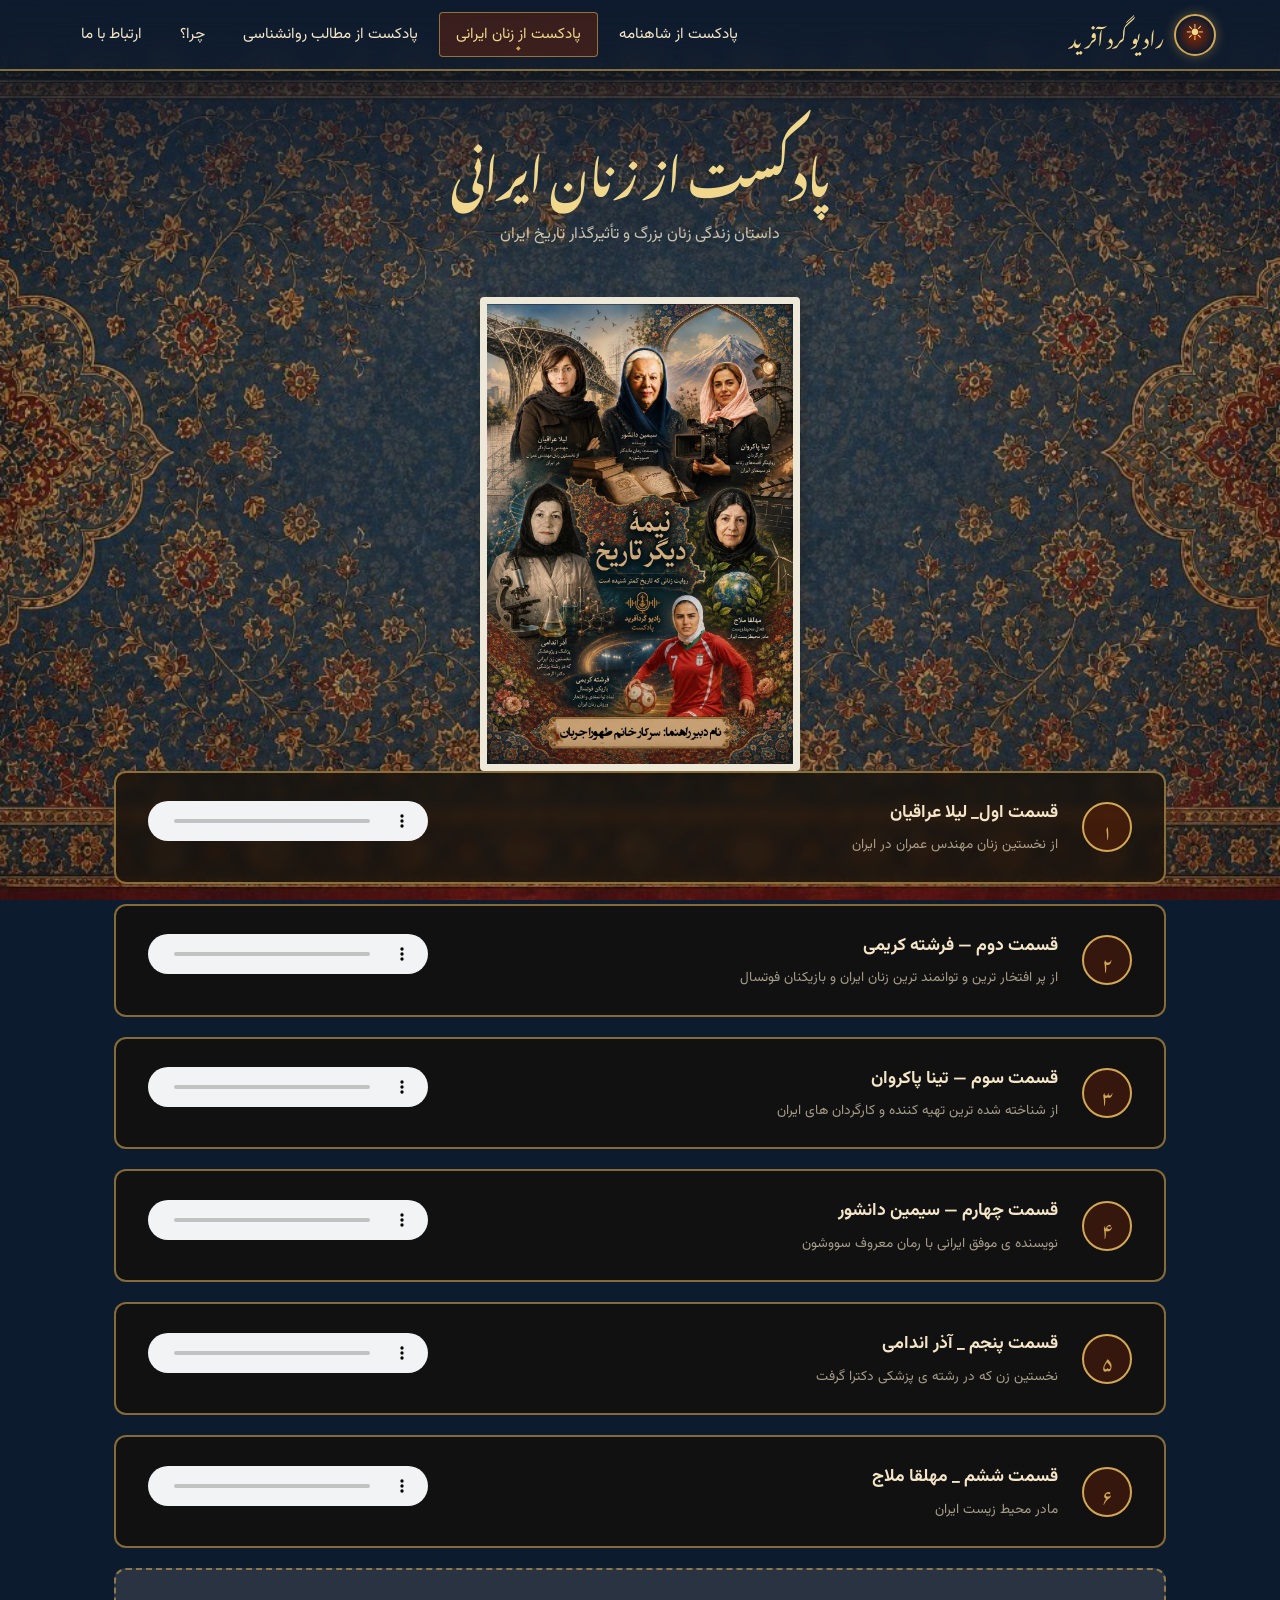
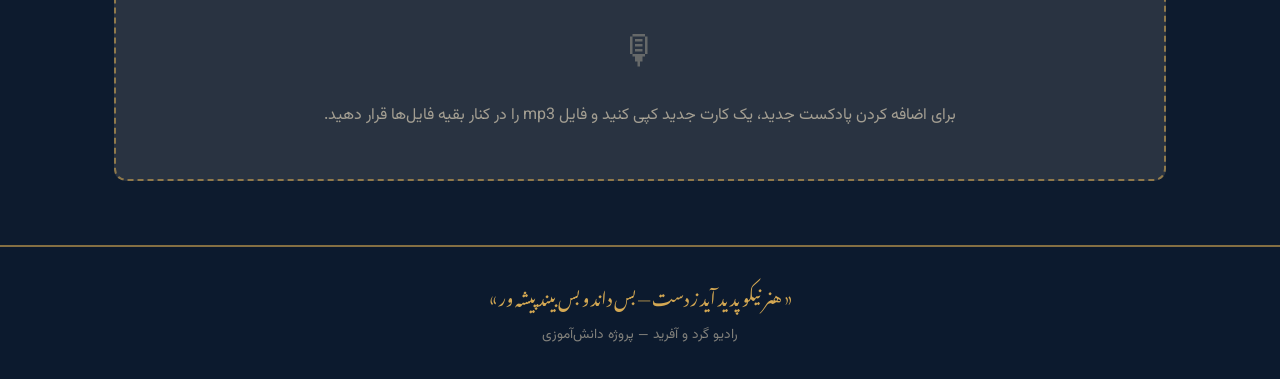
<file: podcast-women.html>
<!doctype html>
<html lang="fa" dir="rtl">
  <head>
    <meta charset="UTF-8" />
    <meta name="viewport" content="width=device-width, initial-scale=1.0" />
    <meta
      name="description"
      content="پادکست از زنان ایرانی - رادیو گرد و آفرید"
    />
    <title>پادکست از زنان ایرانی | رادیو گرد و آفرید</title>
    <link rel="stylesheet" href="style.css" />
  </head>
  <body>
    <header class="site-header">
      <div class="header-inner">
        <a href="index.html" class="logo">
          <div class="logo-icon">☀</div>
          <span class="logo-text">رادیو گرد آفرید</span>
        </a>
        <button class="menu-toggle" aria-label="باز کردن منو">
          <span></span><span></span><span></span>
        </button>
        <nav class="main-nav">
          <ul>
            <li><a href="podcast-shahnameh.html">پادکست از شاهنامه</a></li>
            <li><a href="podcast-women.html">پادکست از زنان ایرانی</a></li>
            <li>
              <a href="podcast-psychology.html">پادکست از مطالب روانشناسی</a>
            </li>
            <li><a href="why.html">چرا؟</a></li>
            <li><a href="contact.html">ارتباط با ما</a></li>
          </ul>
        </nav>
      </div>
    </header>
    <div class="nav-overlay"></div>

    <section class="page-hero">
      <h1>پادکست از زنان ایرانی</h1>
      <p>داستان زندگی زنان بزرگ و تأثیرگذار تاریخ ایران</p>
    </section>

    <img class="photo" src="zan.png" alt="گروه زنان " />

    <div class="container">
      <div class="podcast-list">
        <article class="podcast-card">
          <div class="podcast-number">۱</div>
          <div class="podcast-info">
            <h3>قسمت اول_ لیلا عراقیان</h3>
            <p>از نخستین زنان مهندس عمران در ایران</p>
          </div>
          <div class="podcast-player">
            <audio controls preload="none">
              <source
                src="مهرگان سادین اپیزود یک رادیو گردآفرید.mp3"
                type="audio/mpeg"
              />
              مرورگر شما از پخش صوت پشتیبانی نمی‌کند.
            </audio>
          </div>
        </article>

        <article class="podcast-card">
          <div class="podcast-number">۲</div>
          <div class="podcast-info">
            <h3>قسمت دوم — فرشته کریمی</h3>
            <p>از پر افتخار ترین و توانمند ترین زنان ایران و بازیکنان فوتسال</p>
          </div>
          <div class="podcast-player">
            <audio controls preload="none">
              <source
                src="women2.mp3"
                type="audio/mpeg"
              />
              مرورگر شما از پخش صوت پشتیبانی نمی‌کند.
            </audio>
          </div>
        </article>

        <article class="podcast-card">
          <div class="podcast-number">۳</div>
          <div class="podcast-info">
            <h3>قسمت سوم — تینا پاکروان</h3>
            <p>از شناخته شده ترین تهیه کننده و کارگردان های ایران</p>
          </div>
          <div class="podcast-player">
            <audio controls preload="none">
              <source
                src="women3.mp3"
                type="audio/mpeg"
              />
              مرورگر شما از پخش صوت پشتیبانی نمی‌کند.
            </audio>
          </div>
        </article>

        <article class="podcast-card">
          <div class="podcast-number">۴</div>
          <div class="podcast-info">
            <h3>قسمت چهارم — سیمین دانشور</h3>
            <p>نویسنده ی موفق ایرانی با رمان معروف سووشون</p>
          </div>
          <div class="podcast-player">
            <audio controls preload="none">
              <source
                src="رادیو گردآفرید-فصل نیمه__ی دیگر تاریخ-اپیزود ۴ (1).mp3"
                type="audio/mpeg"
              />
              مرورگر شما از پخش صوت پشتیبانی نمی‌کند.
            </audio>
          </div>
        </article>

        <article class="podcast-card">
          <div class="podcast-number">۵</div>
          <div class="podcast-info">
            <h3>قسمت پنجم _ آذر اندامی</h3>
            <p>نخستین زن که در رشته ی پزشکی دکترا گرفت</p>
          </div>
          <div class="podcast-player">
            <audio controls preload="none">
              <source
                src="mp3-000-InShot_20260802_163504970.mp3"
                type="audio/mpeg"
              />
              مرورگر شما از پخش صوت پشتیبانی نمی‌کند.
            </audio>
          </div>
        </article>

        <article class="podcast-card">
          <div class="podcast-number">۶</div>
          <div class="podcast-info">
            <h3>قسمت ششم _ مهلقا ملاج</h3>
            <p>مادر محیط زیست ایران</p>
          </div>
          <div class="podcast-player">
            <audio controls preload="none">
              <source
                src="women6.mp3"
                type="audio/mpeg"
              />
              مرورگر شما از پخش صوت پشتیبانی نمی‌کند.
            </audio>
          </div>
        </article>

        <div class="podcast-empty">
          <span>🎙</span>
          <p>
            برای اضافه کردن پادکست جدید، یک کارت جدید کپی کنید و فایل mp3 را در
            کنار بقیه فایل‌ها قرار دهید.
          </p>
        </div>
      </div>
    </div>

    <footer class="site-footer">
      <div class="footer-inner">
        <p class="footer-poetry">
          « هنر نیکو پدید آید ز دست — بس داند و بس بیند پیشه ور »
        </p>
        <p class="footer-text">رادیو گرد و آفرید — پروژه دانش‌آموزی</p>
      </div>
    </footer>

    <script src="main.js"></script>
  </body>
</html>
</file>
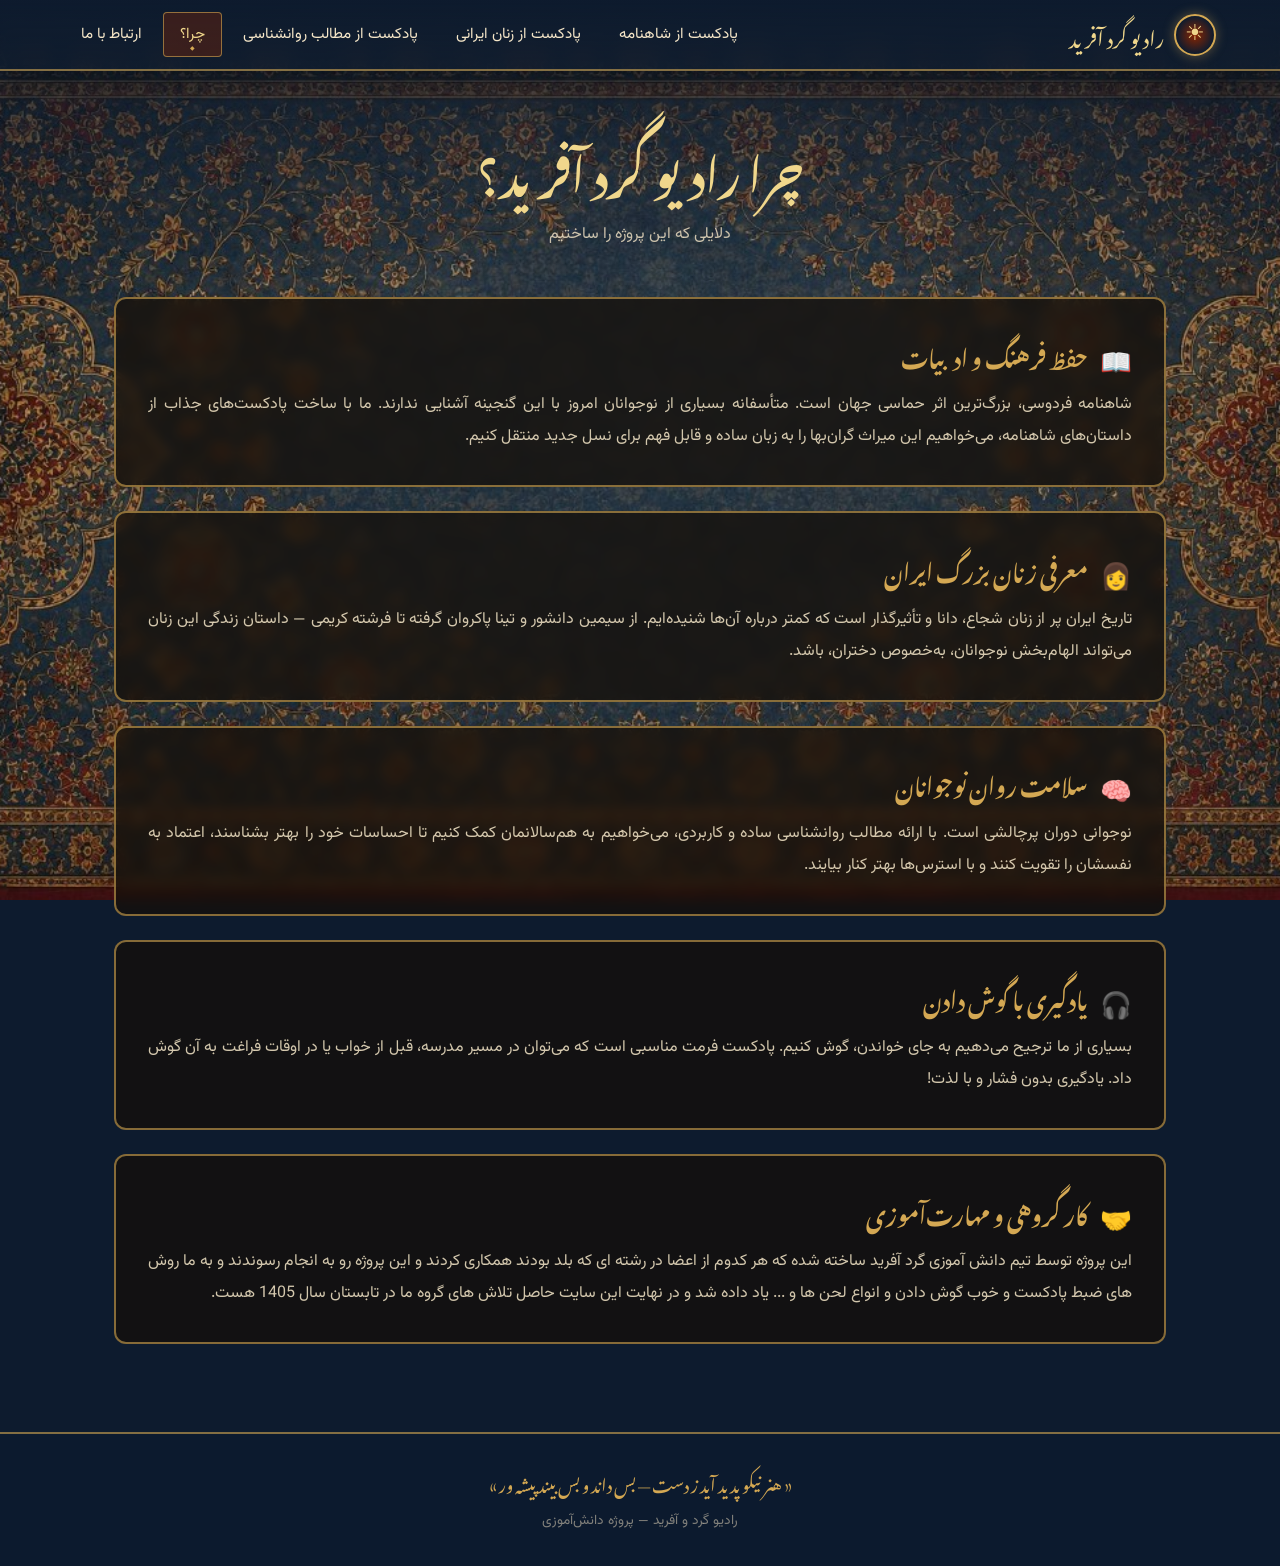
<file: why.html>
<!doctype html>
<html lang="fa" dir="rtl">
  <head>
    <meta charset="UTF-8" />
    <meta name="viewport" content="width=device-width, initial-scale=1.0" />
    <meta name="description" content="چرا رادیو گرد و آفرید؟" />
    <title>چرا؟ | رادیو گرد و آفرید</title>
    <link rel="stylesheet" href="style.css" />
  </head>
  <body>
    <header class="site-header">
      <div class="header-inner">
        <a href="index.html" class="logo">
          <div class="logo-icon">☀</div>
          <span class="logo-text">رادیو گرد آفرید</span>
        </a>
        <button class="menu-toggle" aria-label="باز کردن منو">
          <span></span><span></span><span></span>
        </button>
        <nav class="main-nav">
          <ul>
            <li><a href="podcast-shahnameh.html">پادکست از شاهنامه</a></li>
            <li><a href="podcast-women.html">پادکست از زنان ایرانی</a></li>
            <li>
              <a href="podcast-psychology.html">پادکست از مطالب روانشناسی</a>
            </li>
            <li><a href="why.html">چرا؟</a></li>
            <li><a href="contact.html">ارتباط با ما</a></li>
          </ul>
        </nav>
      </div>
    </header>
    <div class="nav-overlay"></div>

    <section class="page-hero">
      <h1>چرا رادیو گرد آفرید؟</h1>
      <p>دلایلی که این پروژه را ساختیم</p>
    </section>

    <div class="container why-content">
      <article class="why-card">
        <h3><span class="why-icon">📖</span> حفظ فرهنگ و ادبیات</h3>
        <p>
          شاهنامه فردوسی، بزرگ‌ترین اثر حماسی جهان است. متأسفانه بسیاری از
          نوجوانان امروز با این گنجینه آشنایی ندارند. ما با ساخت پادکست‌های جذاب
          از داستان‌های شاهنامه، می‌خواهیم این میراث گران‌بها را به زبان ساده و
          قابل فهم برای نسل جدید منتقل کنیم.
        </p>
      </article>

      <article class="why-card">
        <h3><span class="why-icon">👩</span> معرفی زنان بزرگ ایران</h3>
        <p>
          تاریخ ایران پر از زنان شجاع، دانا و تأثیرگذار است که کمتر درباره آن‌ها
          شنیده‌ایم. از سیمین دانشور و تینا پاکروان گرفته تا فرشته کریمی —
          داستان زندگی این زنان می‌تواند الهام‌بخش نوجوانان، به‌خصوص دختران،
          باشد.
        </p>
      </article>

      <article class="why-card">
        <h3><span class="why-icon">🧠</span> سلامت روان نوجوانان</h3>
        <p>
          نوجوانی دوران پرچالشی است. با ارائه مطالب روانشناسی ساده و کاربردی،
          می‌خواهیم به هم‌سالانمان کمک کنیم تا احساسات خود را بهتر بشناسند،
          اعتماد به نفسشان را تقویت کنند و با استرس‌ها بهتر کنار بیایند.
        </p>
      </article>

      <article class="why-card">
        <h3><span class="why-icon">🎧</span> یادگیری با گوش دادن</h3>
        <p>
          بسیاری از ما ترجیح می‌دهیم به جای خواندن، گوش کنیم. پادکست فرمت مناسبی
          است که می‌توان در مسیر مدرسه، قبل از خواب یا در اوقات فراغت به آن گوش
          داد. یادگیری بدون فشار و با لذت!
        </p>
      </article>

      <article class="why-card">
        <h3><span class="why-icon">🤝</span> کار گروهی و مهارت‌آموزی</h3>
        <p>
          این پروژه توسط تیم دانش آموزی گرد آفرید ساخته شده که هر کدوم از اعضا
          در رشته ای که بلد بودند همکاری کردند و این پروژه رو به انجام رسوندند و
          به ما روش های ضبط پادکست و خوب گوش دادن و انواع لحن ها و ... یاد داده
          شد و در نهایت این سایت حاصل تلاش های گروه ما در تابستان سال 1405 هست.
        </p>
      </article>
    </div>

    <footer class="site-footer">
      <div class="footer-inner">
        <p class="footer-poetry">
          « هنر نیکو پدید آید ز دست — بس داند و بس بیند پیشه ور »
        </p>
        <p class="footer-text">رادیو گرد و آفرید — پروژه دانش‌آموزی</p>
      </div>
    </footer>

    <script src="main.js"></script>
  </body>
</html>
</file>
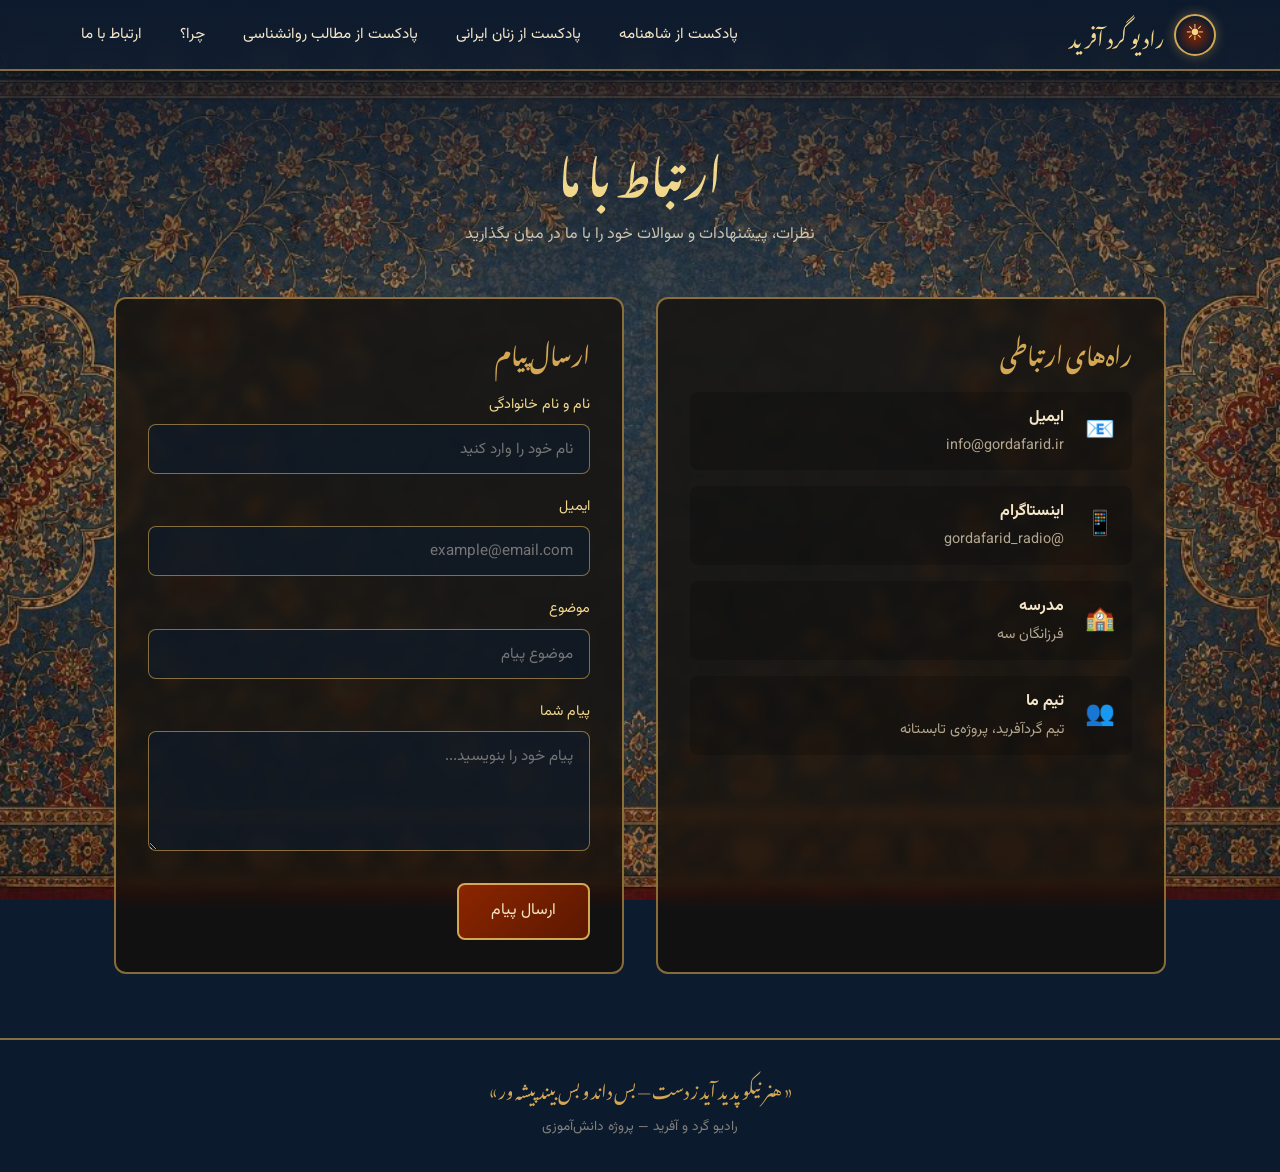
<file: pages/contact.html>
<!doctype html>

<html lang="fa" dir="rtl">
  <head>
    <meta charset="UTF-8" />
    <meta name="viewport" content="width=device-width, initial-scale=1.0" />
    <meta name="description" content="ارتباط با ما - رادیو گرد آفرید" />
    <title>ارتباط با ما | رادیو گرد آفرید</title>

    <link rel="stylesheet" href="../css/style.css" />
  </head>

  <body>
    <!-- هدر -->

    <header class="site-header">
      <div class="header-inner">
        <a href="../index.html" class="logo">
          <div class="logo-icon">☀</div>
          <span class="logo-text">رادیو گرد آفرید</span>
        </a>

        <button class="menu-toggle" type="button" aria-label="باز کردن منو">
          <span></span>
          <span></span>
          <span></span>
        </button>

        <nav class="main-nav">
          <ul>
            <li><a href="podcast-shahnameh.html">پادکست از شاهنامه</a></li>
            <li><a href="podcast-women.html">پادکست از زنان ایرانی</a></li>
            <li>
              <a href="podcast-psychology.html">پادکست از مطالب روانشناسی</a>
            </li>
            <li><a href="why.html">چرا؟</a></li>
            <li><a href="contact.html">ارتباط با ما</a></li>
          </ul>
        </nav>
      </div>
    </header>

    <div class="nav-overlay"></div>

    <!-- عنوان -->

    <section class="page-hero">
      <h1>ارتباط با ما</h1>
      <p>نظرات، پیشنهادات و سوالات خود را با ما در میان بگذارید</p>
    </section>

    <!-- محتوای اصلی -->

    <main>
      <div class="container">
        <div class="contact-grid">
          <!-- اطلاعات تماس -->
          <div class="contact-info">
            <h2>راه‌های ارتباطی</h2>

            <div class="contact-item">
              <span class="icon">📧</span>
              <div>
                <strong>ایمیل</strong>
                <p style="color: rgba(245, 230, 200, 0.7); font-size: 0.9rem">
                  info@gordafarid.ir
                </p>
              </div>
            </div>

            <div class="contact-item">
              <span class="icon">📱</span>
              <div>
                <strong>اینستاگرام</strong>
                <p style="color: rgba(245, 230, 200, 0.7); font-size: 0.9rem">
                  @gordafarid_radio
                </p>
              </div>
            </div>

            <div class="contact-item">
              <span class="icon">🏫</span>
              <div>
                <strong>مدرسه</strong>
                <p style="color: rgba(245, 230, 200, 0.7); font-size: 0.9rem">
                  فرزانگان سه
                </p>
              </div>
            </div>

            <div class="contact-item">
              <span class="icon">👥</span>
              <div>
                <strong>تیم ما</strong>
                <p style="color: rgba(245, 230, 200, 0.7); font-size: 0.9rem">
                  تیم گردآفرید، پروژه‌ی تابستانه
                </p>
              </div>
            </div>
          </div>

          <!-- فرم -->
          <form class="contact-form" id="contactForm">
            <h2>ارسال پیام</h2>

            <div class="form-group">
              <label for="name">نام و نام خانوادگی</label>

              <input
                type="text"
                id="name"
                name="name"
                placeholder="نام خود را وارد کنید"
              />
            </div>

            <div class="form-group">
              <label for="email">ایمیل</label>

              <input
                type="email"
                id="email"
                name="email"
                placeholder="example@email.com"
              />
            </div>

            <div class="form-group">
              <label for="subject">موضوع</label>

              <input
                type="text"
                id="subject"
                name="subject"
                placeholder="موضوع پیام"
              />
            </div>

            <div class="form-group">
              <label for="message">پیام شما</label>

              <textarea
                id="message"
                name="message"
                placeholder="پیام خود را بنویسید..."
              ></textarea>
            </div>

            <a href="#messageModal" class="btn">ارسال پیام</a>
          </form>
        </div>
      </div>
    </main>

    <!-- پنجره پیام -->

    <div class="message-modal" id="messageModal" aria-hidden="true">
      <div class="message-modal-box">
        <a href="#" class="message-close" aria-label="بستن">×</a>
        <div class="message-modal-icon">💬</div>

        <h2>ارسال پیام فعلاً غیرفعال است</h2>

        <p>
          این بخش از سایت در حال حاضر فعال نیست.
          <br />
          برای ارسال نظر، پیشنهاد یا پیام خودتان می‌توانید از طریق اپلیکیشن بله
          با ما در ارتباط باشید.
        </p>

        <p class="message-contact">
          📱 شماره تماس:
          <strong>0912565869</strong>
        </p>

        <a href="#" class="btn" id="messageCloseButton"> متوجه شدم </a>
      </div>
    </div>

    <!-- فوتر -->

    <footer class="site-footer">
      <div class="footer-inner">
        <p class="footer-poetry">
          « هنر نیکو پدید آید ز دست — بس داند و بس بیند پیشه ور »
        </p>

        <p class="footer-text">رادیو گرد و آفرید — پروژه دانش‌آموزی</p>
      </div>
    </footer>

    <!-- JavaScript -->

    <script src="../js/main.js"></script>
  </body>
</html>
</file>
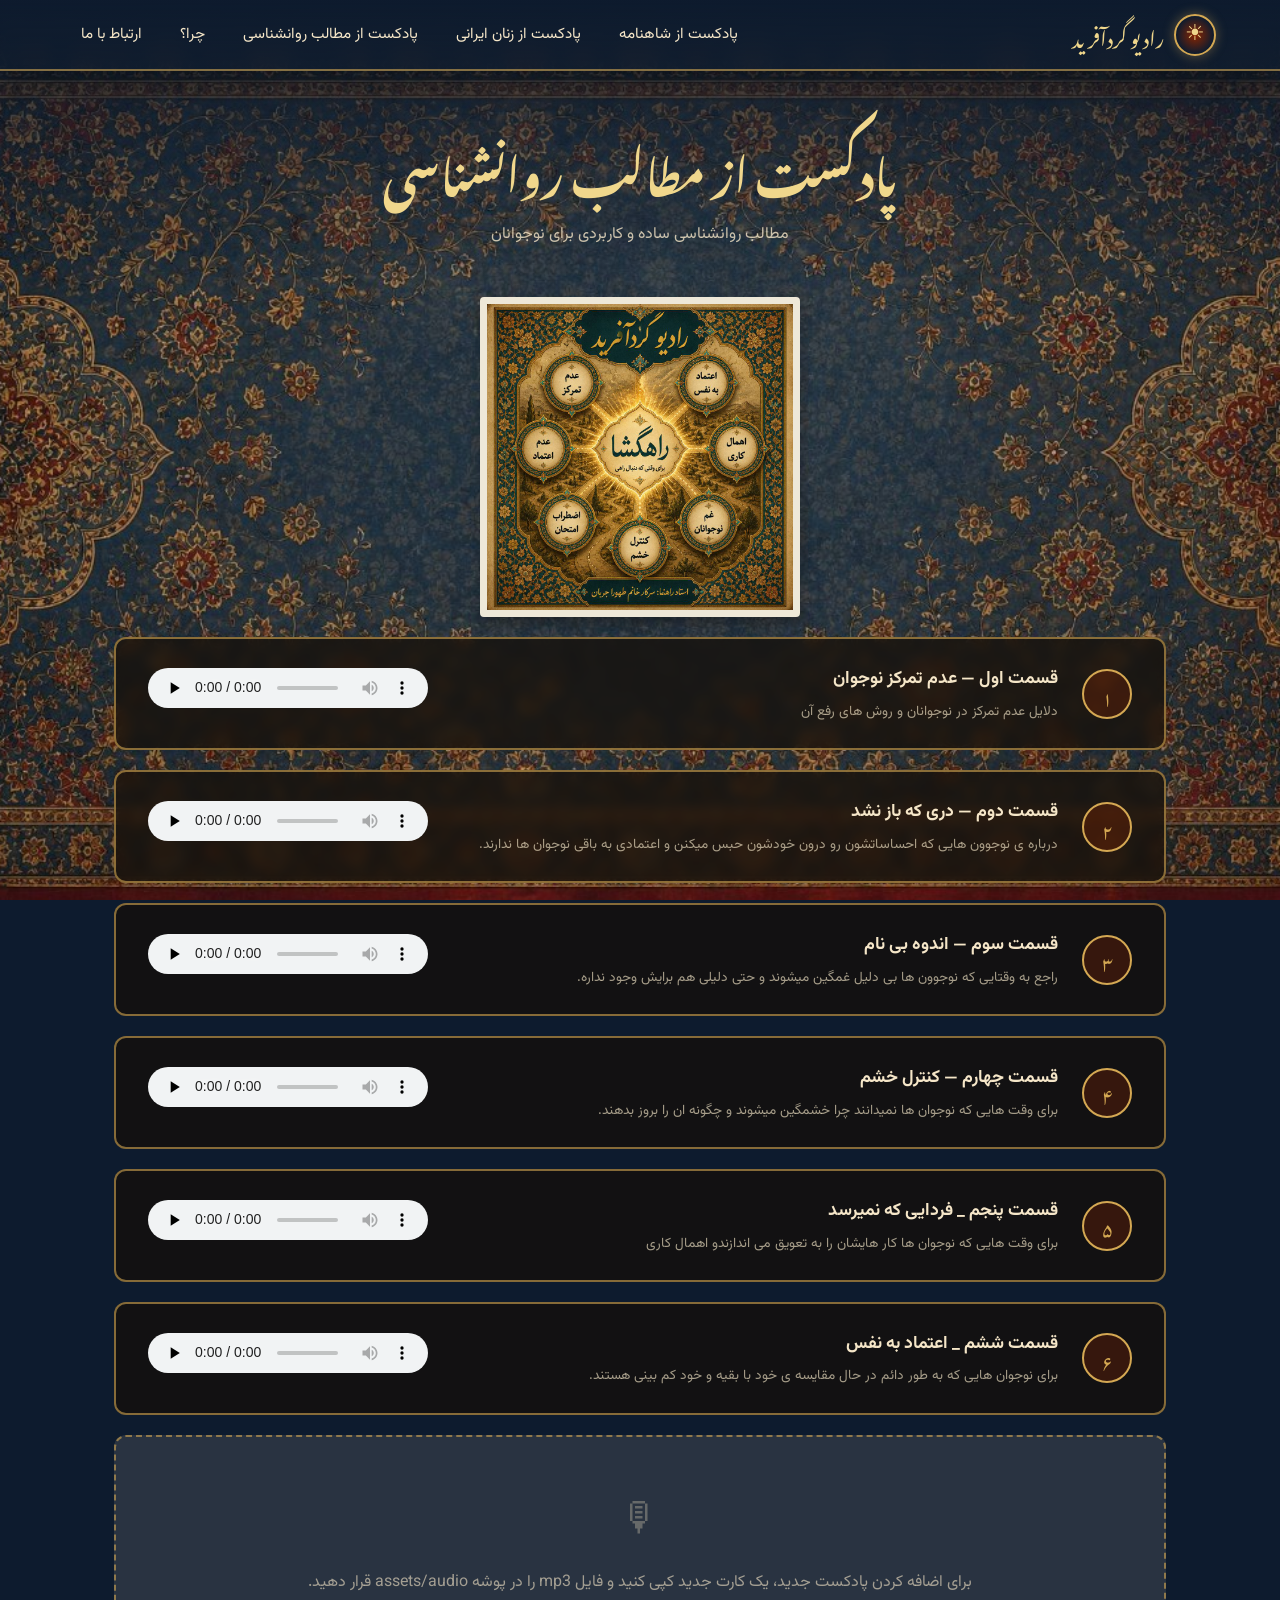
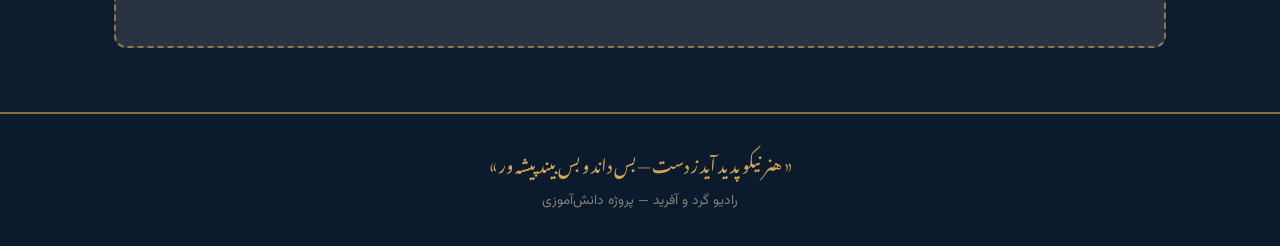
<file: pages/podcast-psychology.html>
<!doctype html>
<html lang="fa" dir="rtl">
  <head>
    <meta charset="UTF-8" />
    <meta name="viewport" content="width=device-width, initial-scale=1.0" />

    <meta name="description" content="پادکست روانشناسی - رادیو گرد و آفرید" />

    <title>پادکست از مطالب روانشناسی | رادیو گرد و آفرید</title>

    <link rel="stylesheet" href="../css/style.css" />
  </head>

  <body>
    <header class="site-header">
      <div class="header-inner">
        <a href="../index.html" class="logo">
          <div class="logo-icon">☀</div>
          <span class="logo-text">رادیو گردآفرید</span>
        </a>

        <button class="menu-toggle" aria-label="باز کردن منو">
          <span></span>
          <span></span>
          <span></span>
        </button>

        <nav class="main-nav">
          <ul>
            <li>
              <a href="podcast-shahnameh.html"> پادکست از شاهنامه </a>
            </li>

            <li>
              <a href="podcast-women.html"> پادکست از زنان ایرانی </a>
            </li>

            <li>
              <a href="podcast-psychology.html"> پادکست از مطالب روانشناسی </a>
            </li>

            <li>
              <a href="why.html"> چرا؟ </a>
            </li>

            <li>
              <a href="contact.html"> ارتباط با ما </a>
            </li>
          </ul>
        </nav>
      </div>
    </header>

    <div class="nav-overlay"></div>

    <section class="page-hero">
      <h1>پادکست از مطالب روانشناسی</h1>

      <p>مطالب روانشناسی ساده و کاربردی برای نوجوانان</p>
    </section>

    <div class="container">
      <div class="podcast-list">
        <!-- عکس اصلی -->

        <img
          class="photo"
          src="../assets/images/b5bfe723-b609-49ed-852a-131b0efe847f.png"
          alt="گروه روانشناسی"
        />

        <!-- قسمت اول -->

        <article class="podcast-card">
          <div class="podcast-number">۱</div>

          <div class="podcast-info">
            <h3>قسمت اول — عدم تمرکز نوجوان</h3>

            <p>دلایل عدم تمرکز در نوجوانان و روش های رفع آن</p>
          </div>

          <div class="podcast-player">
            <audio controls preload="none">
              <source
                src="../assets/audio/عدم تمرکز در نوجوانان(2).mp3"
                type="audio/mpeg"
              />

              مرورگر شما از پخش صوت پشتیبانی نمی‌کند.
            </audio>
          </div>
        </article>

        <!-- قسمت دوم -->

        <article class="podcast-card">
          <div class="podcast-number">۲</div>

          <div class="podcast-info">
            <h3>قسمت دوم — دری که باز نشد</h3>

            <p>
              درباره ی نوجوون هایی که احساساتشون رو درون خودشون حبس میکنن و
              اعتمادی به باقی نوجوان ها ندارند.
            </p>
          </div>

          <div class="podcast-player">
            <audio controls preload="none">
              <source
                src="../assets/audio/dari ke baz nashod (2).mp3"
                type="audio/mpeg"
              />

              مرورگر شما از پخش صوت پشتیبانی نمی‌کند.
            </audio>
          </div>
        </article>

        <!-- قسمت سوم -->

        <article class="podcast-card">
          <div class="podcast-number">۳</div>

          <div class="podcast-info">
            <h3>قسمت سوم — اندوه بی نام</h3>

            <p>
              راجع به وقتایی که نوجوون ها بی دلیل غمگین میشوند و حتی دلیلی هم
              برایش وجود نداره.
            </p>
          </div>

          <div class="podcast-player">
            <audio controls preload="none">
              <source
                src="../assets/audio/اندوه  بی_نام.mp3"
                type="audio/mpeg"
              />

              مرورگر شما از پخش صوت پشتیبانی نمی‌کند.
            </audio>
          </div>
        </article>

        <!-- قسمت چهارم -->

        <article class="podcast-card">
          <div class="podcast-number">۴</div>

          <div class="podcast-info">
            <h3>قسمت چهارم — کنترل خشم</h3>

            <p>
              برای وقت هایی که نوجوان ها نمیدانند چرا خشمگین میشوند و چگونه ان
              را بروز بدهند.
            </p>
          </div>

          <div class="podcast-player">
            <audio controls preload="none">
              <source src="../assets/audio/کنترل خشم.mp3" type="audio/mpeg" />

              مرورگر شما از پخش صوت پشتیبانی نمی‌کند.
            </audio>
          </div>
        </article>

        <article class="podcast-card">
          <div class="podcast-number">۵</div>

          <div class="podcast-info">
            <h3>قسمت پنجم _ فردایی که نمیرسد</h3>

            <p>
              برای وقت هایی که نوجوان ها کار هایشان را به تعویق می اندازندو
              اهمال کاری
            </p>
          </div>

          <div class="podcast-player">
            <audio controls preload="none">
              <source
                src="../assets/audio/فردایی که نمی_رسد.mp3"
                type="audio/mpeg"
              />

              مرورگر شما از پخش صوت پشتیبانی نمی‌کند.
            </audio>
          </div>
        </article>

        <article class="podcast-card">
          <div class="podcast-number">۶</div>

          <div class="podcast-info">
            <h3>قسمت ششم _ اعتماد به نفس</h3>

            <p>
              برای نوجوان هایی که به طور دائم در حال مقایسه ی خود با بقیه و خود
              کم بینی هستند.
            </p>
          </div>

          <div class="podcast-player">
            <audio controls preload="none">
              <source
                src="../assets/audio/اعتماد به نفس.mp3"
                type="audio/mpeg"
              />

              مرورگر شما از پخش صوت پشتیبانی نمی‌کند.
            </audio>
          </div>
        </article>

        <!-- کارت خالی برای قسمت بعدی -->

        <div class="podcast-empty">
          <span> 🎙 </span>

          <p>
            برای اضافه کردن پادکست جدید، یک کارت جدید کپی کنید و فایل mp3 را در
            پوشه assets/audio قرار دهید.
          </p>
        </div>
      </div>
    </div>

    <footer class="site-footer">
      <div class="footer-inner">
        <p class="footer-poetry">
          « هنر نیکو پدید آید ز دست — بس داند و بس بیند پیشه ور »
        </p>

        <p class="footer-text">رادیو گرد و آفرید — پروژه دانش‌آموزی</p>
      </div>
    </footer>

    <script src="../js/main.js"></script>
  </body>
</html>
</file>
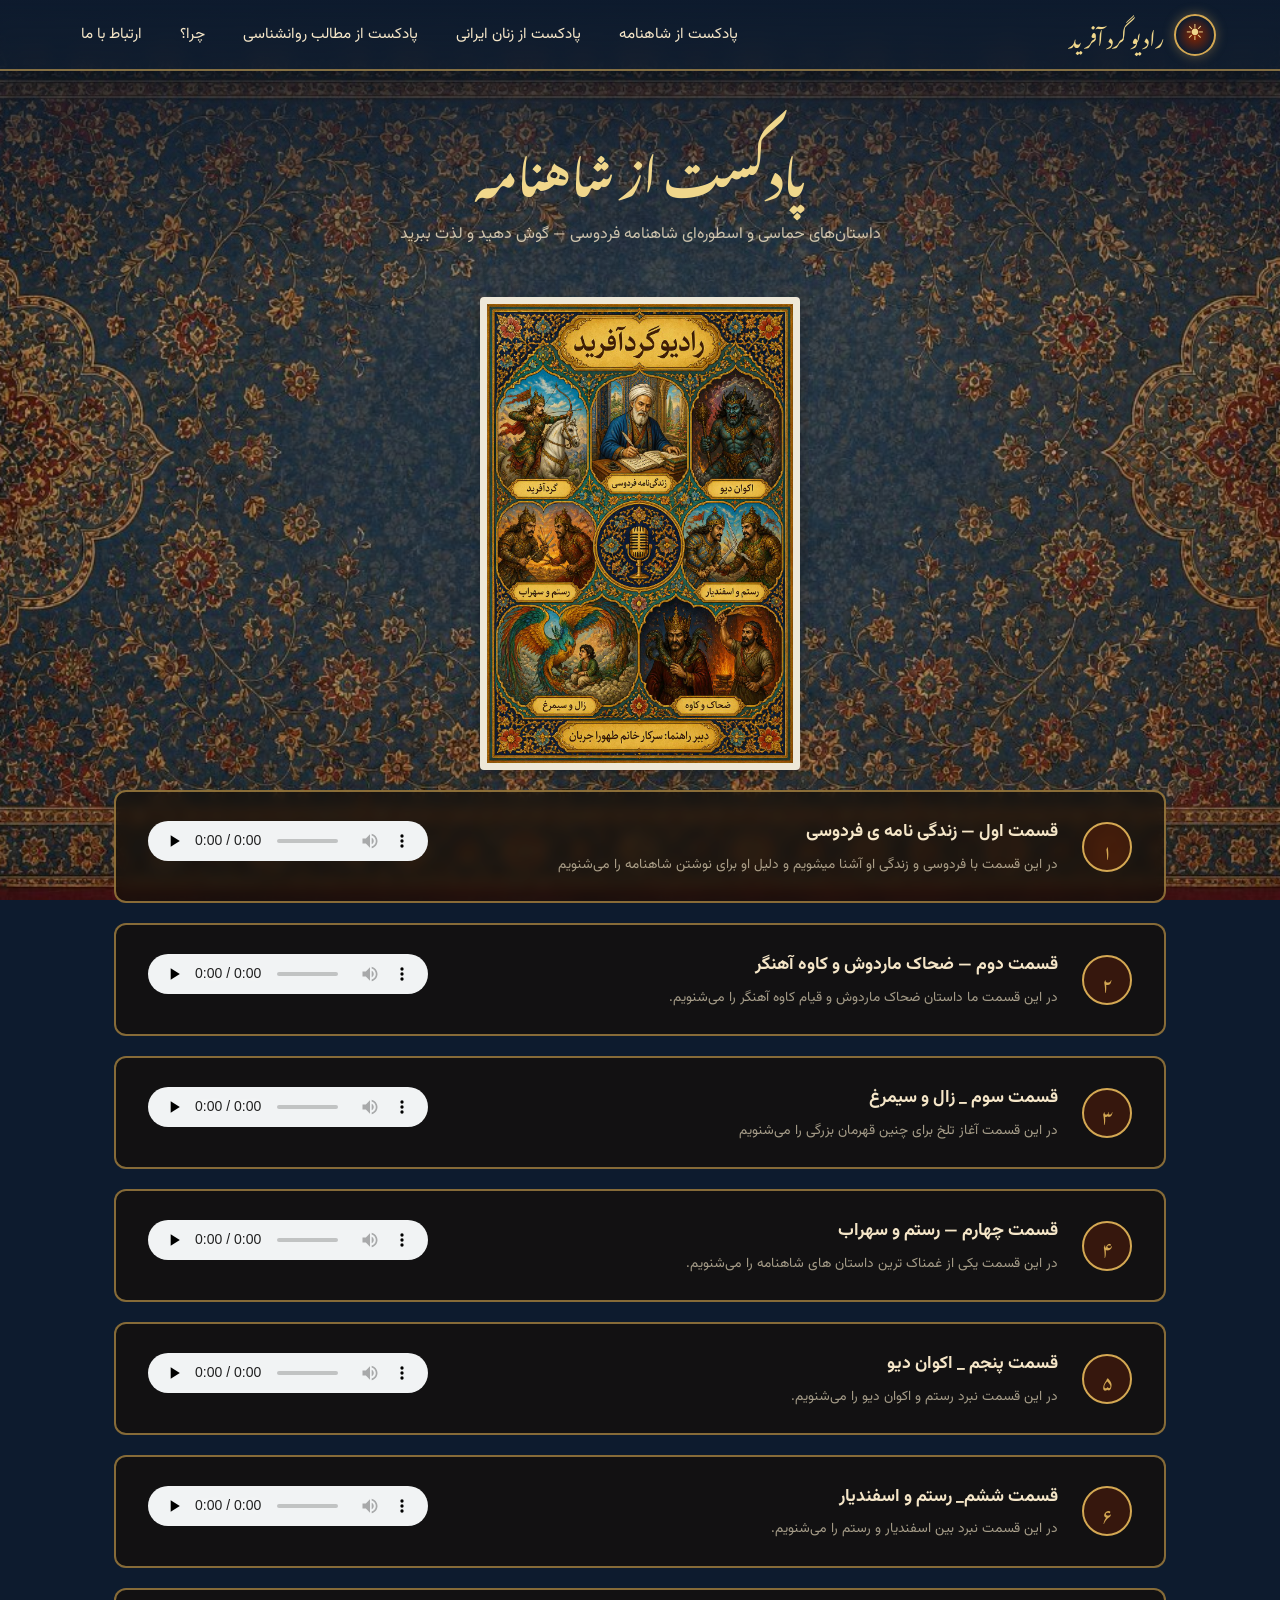
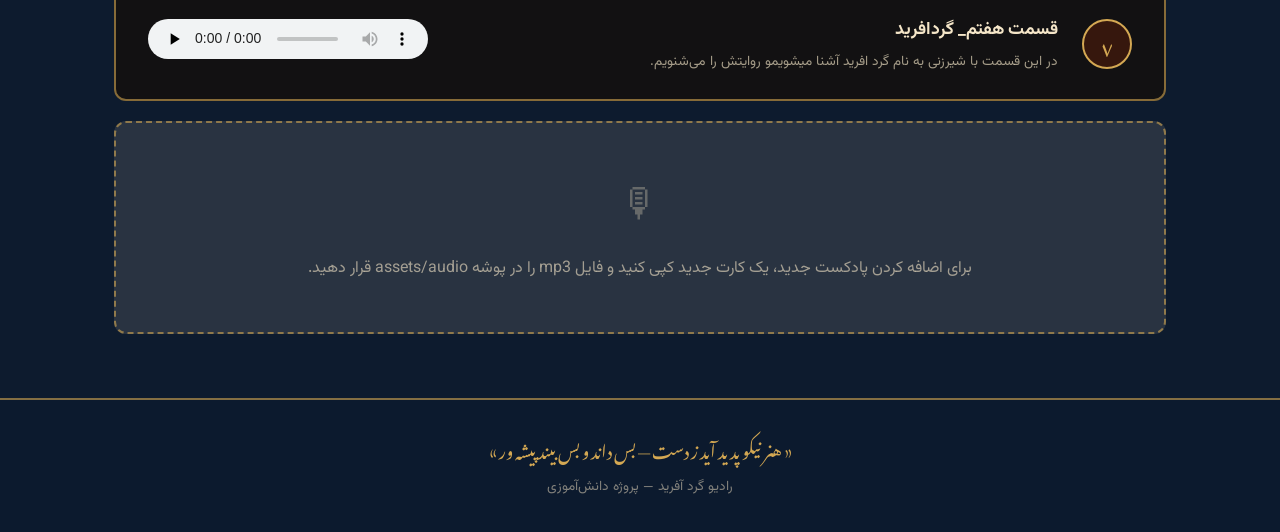
<file: pages/podcast-shahnameh.html>
<!doctype html>
<html lang="fa" dir="rtl">
  <head>
    <meta charset="UTF-8" />
    <meta name="viewport" content="width=device-width, initial-scale=1.0" />
    <meta name="description" content="پادکست‌های شاهنامه - رادیو گرد آفرید" />
    <title>پادکست از شاهنامه | رادیو گرد آفرید</title>
    <link rel="stylesheet" href="../css/style.css" />
  </head>
  <body>
    <header class="site-header">
      <div class="header-inner">
        <a href="../index.html" class="logo">
          <div class="logo-icon">☀</div>
          <span class="logo-text">رادیو گرد آفرید</span>
        </a>
        <button class="menu-toggle" aria-label="باز کردن منو">
          <span></span><span></span><span></span>
        </button>
        <nav class="main-nav">
          <ul>
            <li><a href="podcast-shahnameh.html">پادکست از شاهنامه</a></li>
            <li><a href="podcast-women.html">پادکست از زنان ایرانی</a></li>
            <li>
              <a href="podcast-psychology.html">پادکست از مطالب روانشناسی</a>
            </li>
            <li><a href="why.html">چرا؟</a></li>
            <li><a href="contact.html">ارتباط با ما</a></li>
          </ul>
        </nav>
      </div>
    </header>
    <div class="nav-overlay"></div>

    <section class="page-hero">
      <h1>پادکست از شاهنامه</h1>
      <p>داستان‌های حماسی و اسطوره‌ای شاهنامه فردوسی — گوش دهید و لذت ببرید</p>
    </section>

    <div class="container">
      <div class="podcast-list">
        <img class="photo" src="../assets/images/shah.png" alt="گروه شاهنامه" />

        <article class="podcast-card">
          <div class="podcast-number">۱</div>
          <div class="podcast-info">
            <h3>قسمت اول — زندگی نامه ی فردوسی</h3>
            <p>
              در این قسمت با فردوسی و زندگی او آشنا میشویم و دلیل او برای نوشتن
              شاهنامه را می‌شنویم
            </p>
          </div>

          <div class="podcast-player">
            <!-- فایل صوتی خود را اینجا قرار دهید -->
            <audio controls preload="none">
              <source
                src="../assets/audio/پادکست اول-زندگینامه فردوسی.mp3"
                type="audio/mpeg"
              />
              مرورگر شما از پخش صوت پشتیبانی نمی‌کند.
            </audio>
          </div>
        </article>

        <article class="podcast-card">
          <div class="podcast-number">۲</div>
          <div class="podcast-info">
            <h3>قسمت دوم — ضحاک ماردوش و کاوه آهنگر</h3>
            <p>
              در این قسمت ما داستان ضحاک ماردوش و قیام کاوه آهنگر را می‌شنویم.
            </p>
          </div>
          <div class="podcast-player">
            <audio controls preload="none">
              <source src="../assets/audio/کاوه و ضحاک.mp3" type="audio/mpeg" />
              مرورگر شما از پخش صوت پشتیبانی نمی‌کند.
            </audio>
          </div>
        </article>

       <article class="podcast-card">
  <div class="podcast-number">۳</div>
  <div class="podcast-info">
    <h3>قسمت سوم _ زال و سیمرغ</h3>
    <p>در این قسمت آغاز تلخ برای چنین قهرمان بزرگی را می‌شنویم<div class=""></div></p>
  </div>

  <div class="podcast-player">
    <audio controls preload="none">
      <source
        src="../assets/audio/زال و سیمرغ .mp3"
        type="audio/mpeg"
      />
      مرورگر شما از پخش صوت پشتیبانی نمی‌کند.
    </audio>
  </div>
</article>

<article class="podcast-card">
  <div class="podcast-number">۴</div>
  <div class="podcast-info">
    <h3>قسمت چهارم — رستم و سهراب</h3>
    <p>در این قسمت یکی از غمناک ترین داستان های شاهنامه را می‌شنویم.</p>
  </div>

  <div class="podcast-player">
    <audio controls preload="none">
      <source src="../assets/audio/رستم و سهراب.mp3" type="audio/mpeg" />
      مرورگر شما از پخش صوت پشتیبانی نمی‌کند.
    </audio>
  </div>
</article>

<article class="podcast-card">
  <div class="podcast-number">۵</div>
  <div class="podcast-info">
    <h3>قسمت پنجم _ اکوان دیو</h3>
    <p>در این قسمت نبرد رستم و اکوان دیو را می‌شنویم.</p>
  </div>

  <div class="podcast-player">
    <audio controls preload="none">
      <source src="../assets/audio/داستان اکوان دیو.mp3" type="audio/mpeg" />
      مرورگر شما از پخش صوت پشتیبانی نمی‌کند.
    </audio>
  </div>
</article>

<article class="podcast-card">
  <div class="podcast-number">۶</div>
  <div class="podcast-info">
    <h3>قسمت ششم_ رستم و اسفندیار</h3>
    <p>در این قسمت نبرد بین اسفندیار و رستم را می‌شنویم.<div class=""></div></p>
  </div>

  <div class="podcast-player">
    <audio controls preload="none">
      <source
        src="../assets/audio/رستم و اسفندیار.mp3"
        type="audio/mpeg"
      />
      مرورگر شما از پخش صوت پشتیبانی نمی‌کند.
    </audio>
  </div>
</article>

<article class="podcast-card">
  <div class="podcast-number">۷</div>
  <div class="podcast-info">
    <h3>قسمت هفتم_ گردافرید</h3>
    <p>در این قسمت با شیرزنی به نام گرد افرید آشنا میشویمو روایتش را می‌شنویم.</p>
  </div>

  <div class="podcast-player">
    <audio controls preload="none">
      <source src="../assets/audio/رادیو گردآفرید این داستان گردآفرید.mp3" type="audio/mpeg" />
      مرورگر شما از پخش صوت پشتیبانی نمی‌کند.
    </audio>
  </div>
</article>


        <article>
        <div class="podcast-empty">
          <span>🎙</span>
          <p>
            برای اضافه کردن پادکست جدید، یک کارت جدید کپی کنید و فایل mp3 را در
            پوشه assets/audio قرار دهید.
          </p>
        </div>
      </div>
    </div>
  </article>

    <footer class="site-footer">
      <div class="footer-inner">
        <p class="footer-poetry">
          « هنر نیکو پدید آید ز دست — بس داند و بس بیند پیشه ور »
        </p>
        <p class="footer-text">رادیو گرد آفرید — پروژه دانش‌آموزی</p>
      </div>
    </footer>

    <script src="../js/main.js"></script>
  </body>
</html>
</file>
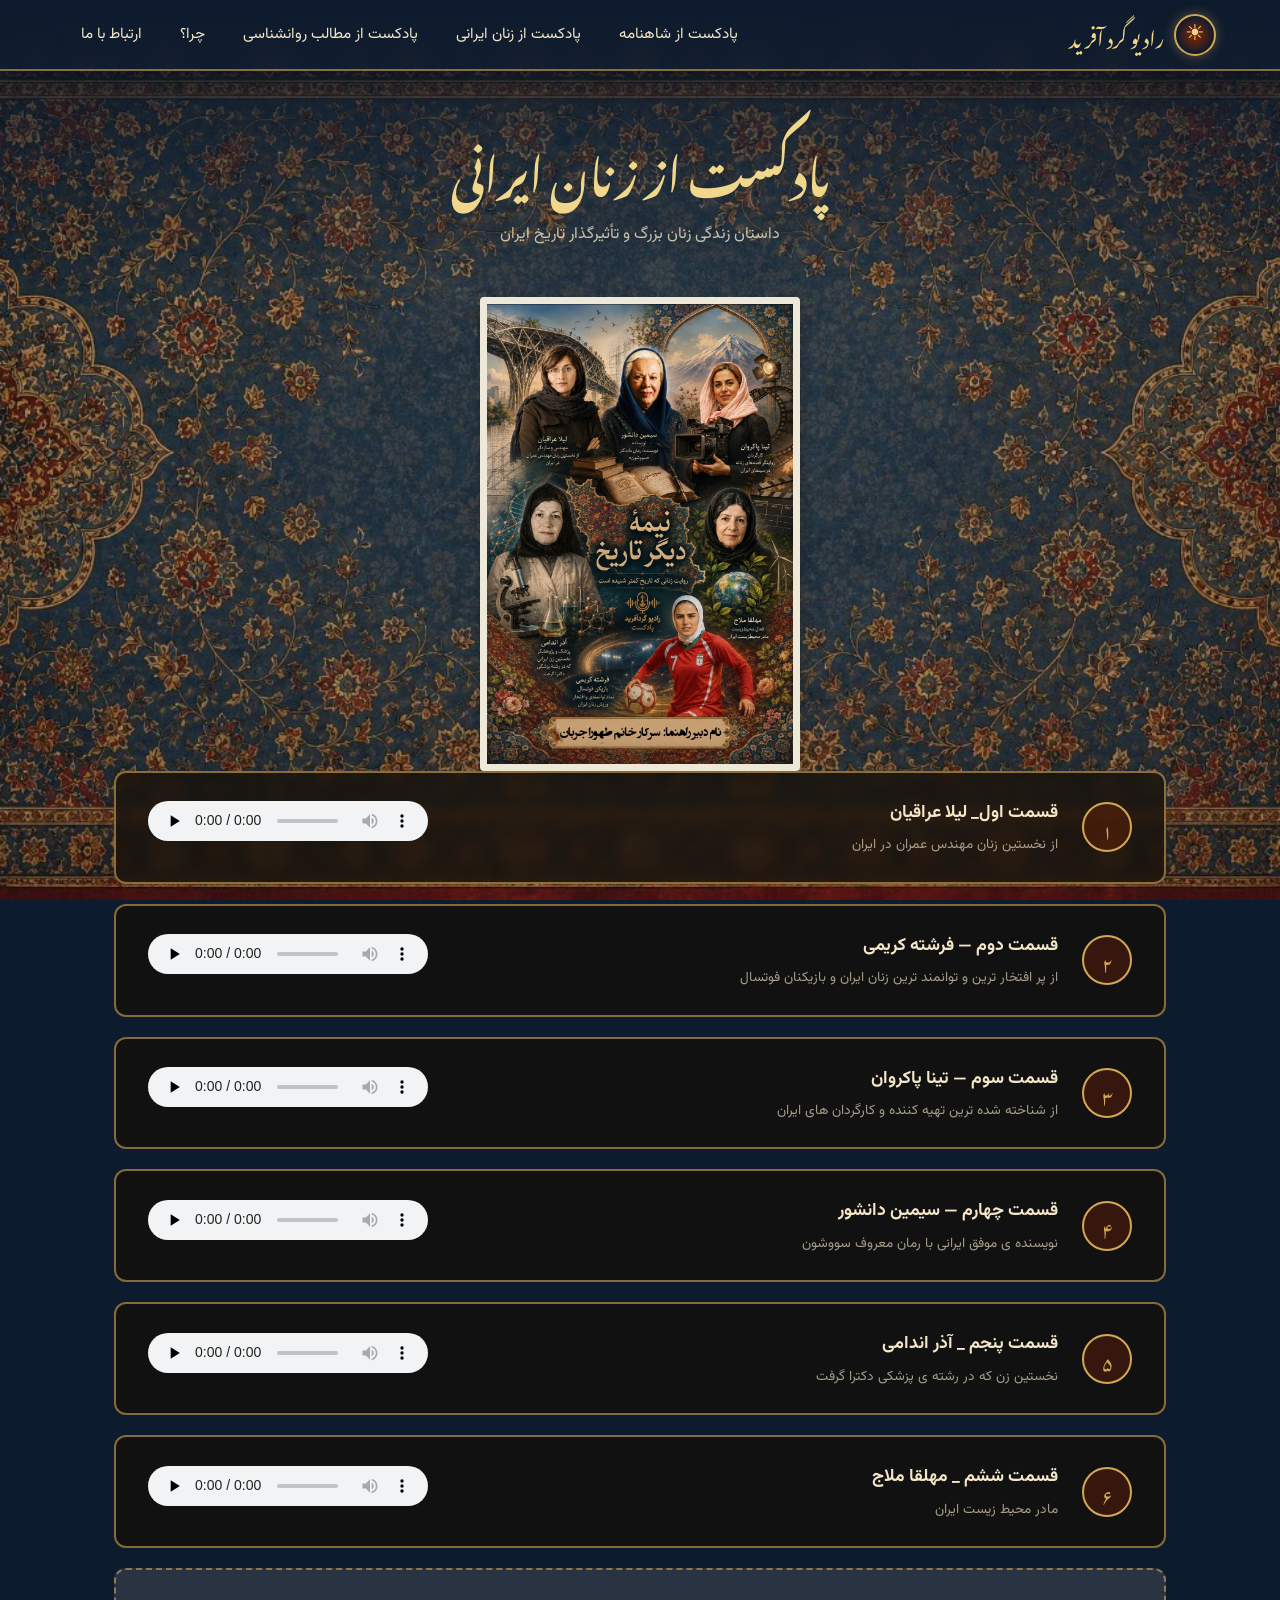
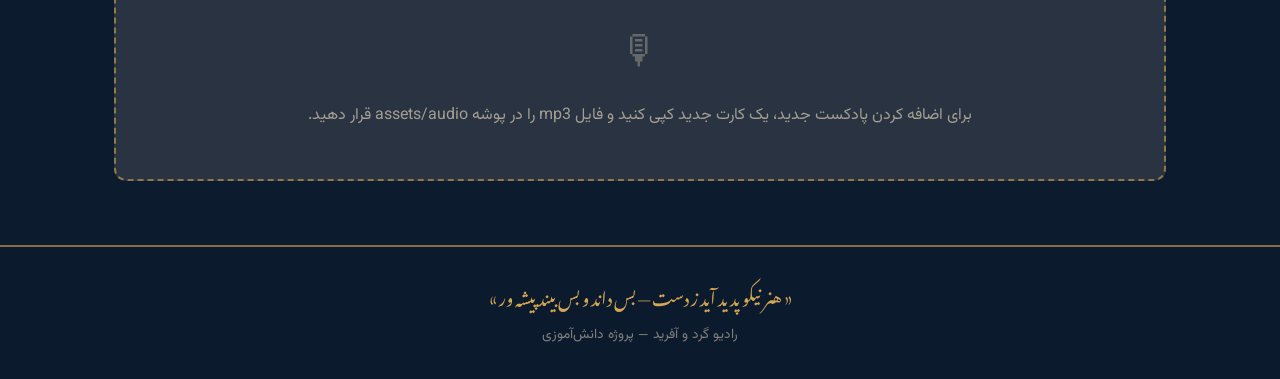
<file: pages/podcast-women.html>
<!doctype html>
<html lang="fa" dir="rtl">
  <head>
    <meta charset="UTF-8" />
    <meta name="viewport" content="width=device-width, initial-scale=1.0" />
    <meta
      name="description"
      content="پادکست از زنان ایرانی - رادیو گرد و آفرید"
    />
    <title>پادکست از زنان ایرانی | رادیو گرد و آفرید</title>
    <link rel="stylesheet" href="../css/style.css" />
  </head>
  <body>
    <header class="site-header">
      <div class="header-inner">
        <a href="../index.html" class="logo">
          <div class="logo-icon">☀</div>
          <span class="logo-text">رادیو گرد آفرید</span>
        </a>
        <button class="menu-toggle" aria-label="باز کردن منو">
          <span></span><span></span><span></span>
        </button>
        <nav class="main-nav">
          <ul>
            <li><a href="podcast-shahnameh.html">پادکست از شاهنامه</a></li>
            <li><a href="podcast-women.html">پادکست از زنان ایرانی</a></li>
            <li>
              <a href="podcast-psychology.html">پادکست از مطالب روانشناسی</a>
            </li>
            <li><a href="why.html">چرا؟</a></li>
            <li><a href="contact.html">ارتباط با ما</a></li>
          </ul>
        </nav>
      </div>
    </header>
    <div class="nav-overlay"></div>

    <section class="page-hero">
      <h1>پادکست از زنان ایرانی</h1>
      <p>داستان زندگی زنان بزرگ و تأثیرگذار تاریخ ایران</p>
    </section>

    <img class="photo" src="../assets/images/zan.png" alt="گروه زنان " />

    <div class="container">
      <div class="podcast-list">
        <article class="podcast-card">
          <div class="podcast-number">۱</div>
          <div class="podcast-info">
            <h3>قسمت اول_ لیلا عراقیان</h3>
            <p>از نخستین زنان مهندس عمران در ایران</p>
          </div>
          <div class="podcast-player">
            <audio controls preload="none">
              <source
                src="../assets/audio/مهرگان سادین اپیزود یک رادیو گردآفرید.mp3"
                type="audio/mpeg"
              />
              مرورگر شما از پخش صوت پشتیبانی نمی‌کند.
            </audio>
          </div>
        </article>

        <article class="podcast-card">
          <div class="podcast-number">۲</div>
          <div class="podcast-info">
            <h3>قسمت دوم — فرشته کریمی</h3>
            <p>از پر افتخار ترین و توانمند ترین زنان ایران و بازیکنان فوتسال</p>
          </div>
          <div class="podcast-player">
            <audio controls preload="none">
              <source
                src="../assets/audio/رادیو گردافرید اپیزود دوم ترانه داداشپور.MP3"
                type="audio/mpeg"
              />
              مرورگر شما از پخش صوت پشتیبانی نمی‌کند.
            </audio>
          </div>
        </article>

        <article class="podcast-card">
          <div class="podcast-number">۳</div>
          <div class="podcast-info">
            <h3>قسمت سوم — تینا پاکروان</h3>
            <p>از شناخته شده ترین تهیه کننده و کارگردان های ایران</p>
          </div>
          <div class="podcast-player">
            <audio controls preload="none">
              <source
                src="../assets/audio/InShot_20260802-1785671577238 (1).mp3"
                type="audio/mpeg"
              />
              مرورگر شما از پخش صوت پشتیبانی نمی‌کند.
            </audio>
          </div>
        </article>

        <article class="podcast-card">
          <div class="podcast-number">۴</div>
          <div class="podcast-info">
            <h3>قسمت چهارم — سیمین دانشور</h3>
            <p>نویسنده ی موفق ایرانی با رمان معروف سووشون</p>
          </div>
          <div class="podcast-player">
            <audio controls preload="none">
              <source
                src="../assets/audio/رادیو گردآفرید-فصل نیمه__ی دیگر تاریخ-اپیزود ۴ (1).mp3"
                type="audio/mpeg"
              />
              مرورگر شما از پخش صوت پشتیبانی نمی‌کند.
            </audio>
          </div>
        </article>

        <article class="podcast-card">
          <div class="podcast-number">۵</div>
          <div class="podcast-info">
            <h3>قسمت پنجم _ آذر اندامی</h3>
            <p>نخستین زن که در رشته ی پزشکی دکترا گرفت</p>
          </div>
          <div class="podcast-player">
            <audio controls preload="none">
              <source
                src="../assets/audio/mp3-000-InShot_20260802_163504970.mp3"
                type="audio/mpeg"
              />
              مرورگر شما از پخش صوت پشتیبانی نمی‌کند.
            </audio>
          </div>
        </article>

        <article class="podcast-card">
          <div class="podcast-number">۶</div>
          <div class="podcast-info">
            <h3>قسمت ششم _ مهلقا ملاج</h3>
            <p>مادر محیط زیست ایران</p>
          </div>
          <div class="podcast-player">
            <audio controls preload="none">
              <source
                src="../assets/audio/InShot_20260801_202337597_۰۱۰۸۲۰۲۶.mp3"
                type="audio/mpeg"
              />
              مرورگر شما از پخش صوت پشتیبانی نمی‌کند.
            </audio>
          </div>
        </article>

        <div class="podcast-empty">
          <span>🎙</span>
          <p>
            برای اضافه کردن پادکست جدید، یک کارت جدید کپی کنید و فایل mp3 را در
            پوشه assets/audio قرار دهید.
          </p>
        </div>
      </div>
    </div>

    <footer class="site-footer">
      <div class="footer-inner">
        <p class="footer-poetry">
          « هنر نیکو پدید آید ز دست — بس داند و بس بیند پیشه ور »
        </p>
        <p class="footer-text">رادیو گرد و آفرید — پروژه دانش‌آموزی</p>
      </div>
    </footer>

    <script src="../js/main.js"></script>
  </body>
</html>
</file>
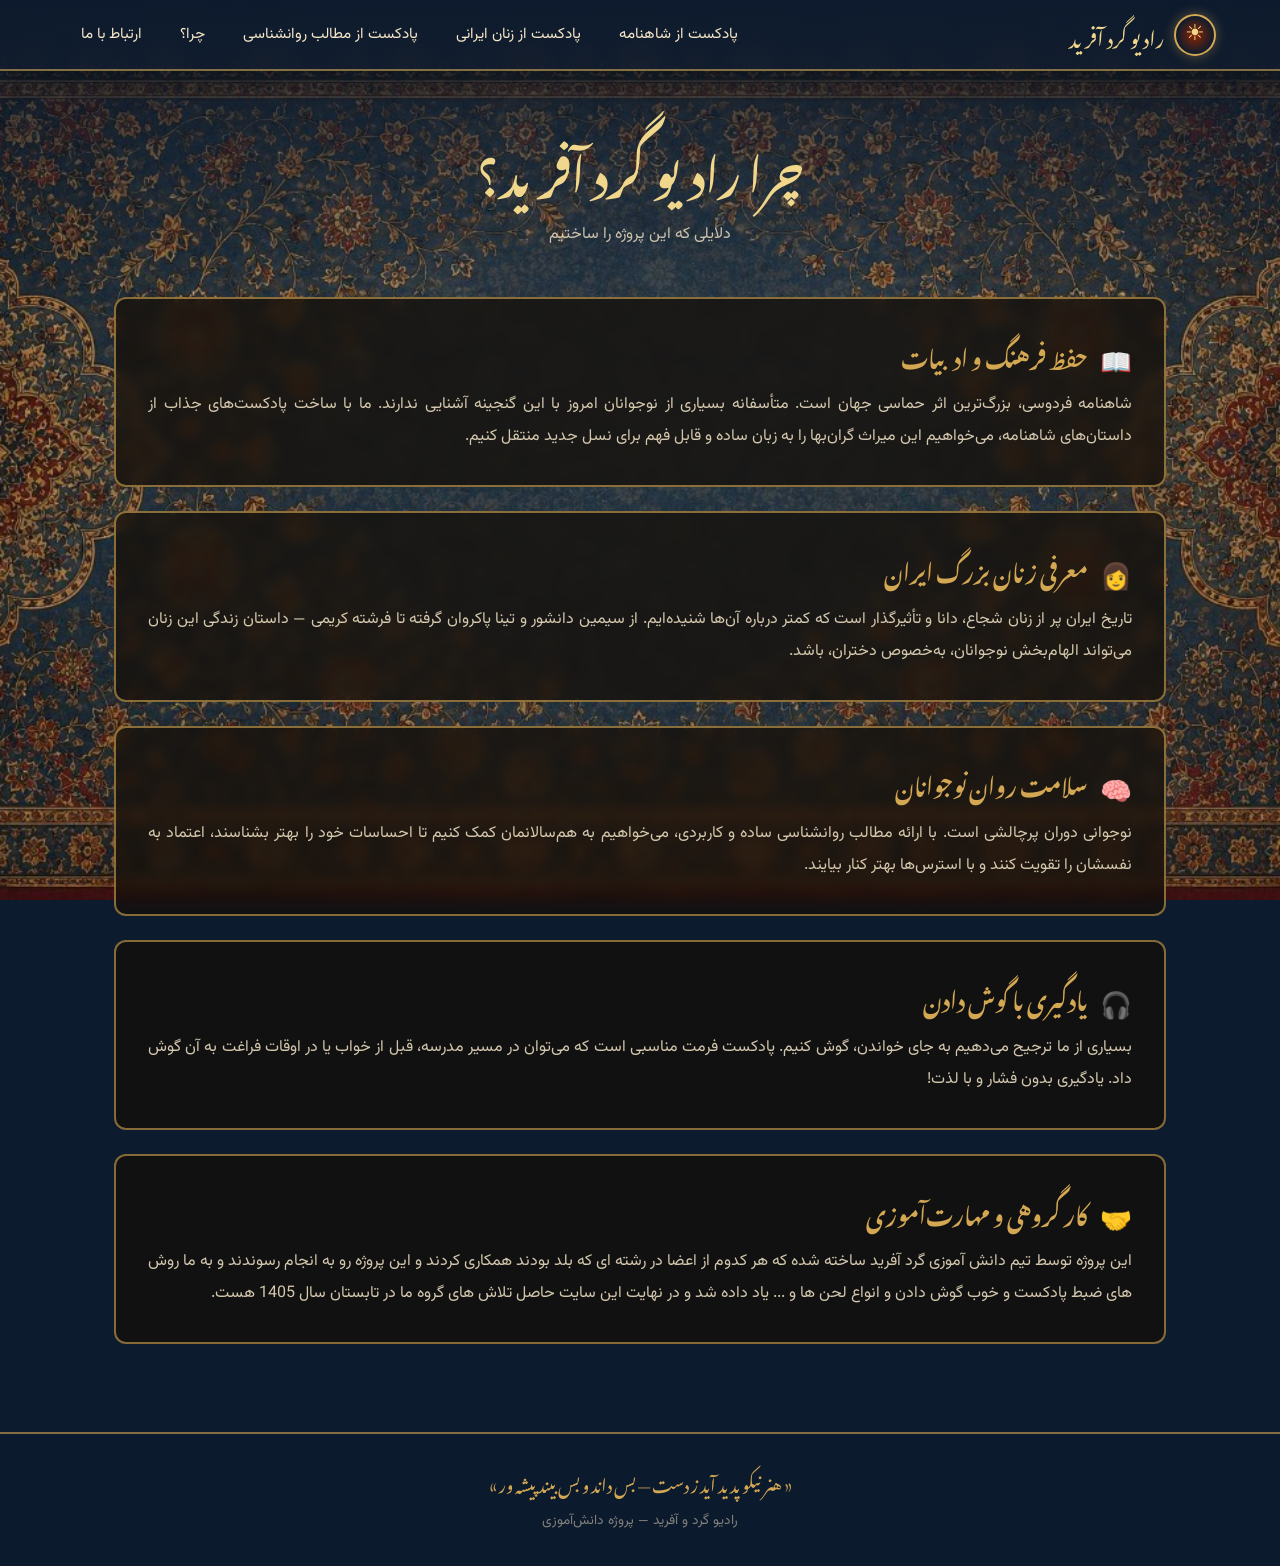
<file: pages/why.html>
<!doctype html>
<html lang="fa" dir="rtl">
  <head>
    <meta charset="UTF-8" />
    <meta name="viewport" content="width=device-width, initial-scale=1.0" />
    <meta name="description" content="چرا رادیو گرد و آفرید؟" />
    <title>چرا؟ | رادیو گرد و آفرید</title>
    <link rel="stylesheet" href="../css/style.css" />
  </head>
  <body>
    <header class="site-header">
      <div class="header-inner">
        <a href="../index.html" class="logo">
          <div class="logo-icon">☀</div>
          <span class="logo-text">رادیو گرد آفرید</span>
        </a>
        <button class="menu-toggle" aria-label="باز کردن منو">
          <span></span><span></span><span></span>
        </button>
        <nav class="main-nav">
          <ul>
            <li><a href="podcast-shahnameh.html">پادکست از شاهنامه</a></li>
            <li><a href="podcast-women.html">پادکست از زنان ایرانی</a></li>
            <li>
              <a href="podcast-psychology.html">پادکست از مطالب روانشناسی</a>
            </li>
            <li><a href="why.html">چرا؟</a></li>
            <li><a href="contact.html">ارتباط با ما</a></li>
          </ul>
        </nav>
      </div>
    </header>
    <div class="nav-overlay"></div>

    <section class="page-hero">
      <h1>چرا رادیو گرد آفرید؟</h1>
      <p>دلایلی که این پروژه را ساختیم</p>
    </section>

    <div class="container why-content">
      <article class="why-card">
        <h3><span class="why-icon">📖</span> حفظ فرهنگ و ادبیات</h3>
        <p>
          شاهنامه فردوسی، بزرگ‌ترین اثر حماسی جهان است. متأسفانه بسیاری از
          نوجوانان امروز با این گنجینه آشنایی ندارند. ما با ساخت پادکست‌های جذاب
          از داستان‌های شاهنامه، می‌خواهیم این میراث گران‌بها را به زبان ساده و
          قابل فهم برای نسل جدید منتقل کنیم.
        </p>
      </article>

      <article class="why-card">
        <h3><span class="why-icon">👩</span> معرفی زنان بزرگ ایران</h3>
        <p>
          تاریخ ایران پر از زنان شجاع، دانا و تأثیرگذار است که کمتر درباره آن‌ها
          شنیده‌ایم. از سیمین دانشور و تینا پاکروان گرفته تا فرشته کریمی —
          داستان زندگی این زنان می‌تواند الهام‌بخش نوجوانان، به‌خصوص دختران،
          باشد.
        </p>
      </article>

      <article class="why-card">
        <h3><span class="why-icon">🧠</span> سلامت روان نوجوانان</h3>
        <p>
          نوجوانی دوران پرچالشی است. با ارائه مطالب روانشناسی ساده و کاربردی،
          می‌خواهیم به هم‌سالانمان کمک کنیم تا احساسات خود را بهتر بشناسند،
          اعتماد به نفسشان را تقویت کنند و با استرس‌ها بهتر کنار بیایند.
        </p>
      </article>

      <article class="why-card">
        <h3><span class="why-icon">🎧</span> یادگیری با گوش دادن</h3>
        <p>
          بسیاری از ما ترجیح می‌دهیم به جای خواندن، گوش کنیم. پادکست فرمت مناسبی
          است که می‌توان در مسیر مدرسه، قبل از خواب یا در اوقات فراغت به آن گوش
          داد. یادگیری بدون فشار و با لذت!
        </p>
      </article>

      <article class="why-card">
        <h3><span class="why-icon">🤝</span> کار گروهی و مهارت‌آموزی</h3>
        <p>
          این پروژه توسط تیم دانش آموزی گرد آفرید ساخته شده که هر کدوم از اعضا
          در رشته ای که بلد بودند همکاری کردند و این پروژه رو به انجام رسوندند و
          به ما روش های ضبط پادکست و خوب گوش دادن و انواع لحن ها و ... یاد داده
          شد و در نهایت این سایت حاصل تلاش های گروه ما در تابستان سال 1405 هست.
        </p>
      </article>
    </div>

    <footer class="site-footer">
      <div class="footer-inner">
        <p class="footer-poetry">
          « هنر نیکو پدید آید ز دست — بس داند و بس بیند پیشه ور »
        </p>
        <p class="footer-text">رادیو گرد و آفرید — پروژه دانش‌آموزی</p>
      </div>
    </footer>

    <script src="../js/main.js"></script>
  </body>
</html>
</file>
<file: style.css>
/* ===== فونت‌ها و متغیرها ===== */
@import url("https://fonts.googleapis.com/css2?family=Noto+Nastaliq+Urdu:wght@400;700&display=swap");
@import url("https://fonts.googleapis.com/css2?family=Vazirmatn:wght@300;400;500;700&display=swap");

:root {
  --gold: #d4a853;
  --gold-light: #f0d78c;
  --cream: #f5e6c8;
  --brick: #8b2500;
  --brick-dark: #5c1800;
  --navy: #0d1b2e;
  --navy-light: #1a2e4a;
  --parchment: rgba(245, 230, 200, 0.12);
  --parchment-solid: rgba(20, 15, 10, 0.75);
  --border-gold: rgba(212, 168, 83, 0.6);
  --shadow: 0 8px 32px rgba(0, 0, 0, 0.45);
  --transition: 0.3s ease;
}

/* ===== تنظیمات عمومی ===== */

*,
*::before,
*::after {
  box-sizing: border-box;
  margin: 0;
  padding: 0;
}

html {
  scroll-behavior: smooth;
  min-height: 100%;
}

body {
  font-family: "Vazirmatn", Tahoma, sans-serif;
  direction: rtl;
  min-height: 100vh;
  color: var(--cream);
  background-color: var(--navy);
  background-image: url("background.jpg");
  background-size: cover;
  background-position: center;
  background-attachment: fixed;
  line-height: 1.8;
  overflow-x: hidden;

  display: flex;
  flex-direction: column;
}

/* ===== هدر و منو ===== */

.site-header {
  position: fixed;
  top: 0;
  right: 0;
  left: 0;
  z-index: 1000;

  background: linear-gradient(
    180deg,
    rgba(13, 27, 46, 0.95) 0%,
    rgba(13, 27, 46, 0.7) 100%
  );

  backdrop-filter: blur(8px);
  border-bottom: 2px solid var(--border-gold);
  box-shadow: var(--shadow);
}

.header-inner {
  max-width: 1200px;
  margin: 0 auto;
  padding: 0.75rem 1.5rem;

  display: flex;
  align-items: center;
  justify-content: space-between;
  gap: 1rem;
}

.logo {
  display: flex;
  align-items: center;
  gap: 0.6rem;

  text-decoration: none;
  color: var(--gold-light);
}

.logo-icon {
  width: 42px;
  height: 42px;

  border: 2px solid var(--gold);
  border-radius: 50%;

  display: flex;
  align-items: center;
  justify-content: center;

  font-size: 1.4rem;

  background: radial-gradient(circle, var(--brick) 0%, var(--navy) 70%);

  box-shadow: 0 0 12px rgba(212, 168, 83, 0.4);
}

.logo-text {
  font-family: "Noto Nastaliq Urdu", serif;
  font-size: 1.3rem;
  line-height: 1.4;
}

/* ===== دکمه منوی موبایل ===== */

.menu-toggle {
  display: none;

  flex-direction: column;
  gap: 5px;

  background: none;
  border: 2px solid var(--gold);
  border-radius: 6px;

  padding: 8px 10px;
  cursor: pointer;

  transition: var(--transition);
}

.menu-toggle span {
  display: block;

  width: 24px;
  height: 2px;

  background: var(--gold);

  transition: var(--transition);
}

.menu-toggle.active span:nth-child(1) {
  transform: rotate(45deg) translate(5px, 5px);
}

.menu-toggle.active span:nth-child(2) {
  opacity: 0;
}

.menu-toggle.active span:nth-child(3) {
  transform: rotate(-45deg) translate(5px, -5px);
}

/* ===== منوی اصلی ===== */

.main-nav ul {
  list-style: none;

  display: flex;
  flex-wrap: wrap;

  gap: 0.25rem;
}

.main-nav a {
  display: block;

  padding: 0.5rem 1rem;

  color: var(--cream);
  text-decoration: none;

  font-size: 0.95rem;

  border-radius: 4px;
  border: 1px solid transparent;

  transition: var(--transition);

  position: relative;
}

.main-nav a::after {
  content: "◆";

  position: absolute;

  bottom: 2px;
  left: 50%;

  transform: translateX(-50%);

  font-size: 0.4rem;
  color: var(--gold);

  opacity: 0;

  transition: var(--transition);
}

.main-nav a:hover,
.main-nav a.active {
  color: var(--gold-light);

  background: rgba(139, 37, 0, 0.35);

  border-color: var(--border-gold);
}

.main-nav a:hover::after,
.main-nav a.active::after {
  opacity: 1;
}

/* ===== بخش اصلی ===== */

.hero {
  min-height: 100vh;

  display: flex;
  flex-direction: column;

  align-items: center;
  justify-content: center;

  padding: 7rem 1.5rem 3rem;

  text-align: center;

  position: relative;
}

.hero-overlay {
  position: absolute;
  inset: 0;

  background: radial-gradient(
    ellipse at center,
    rgba(13, 27, 46, 0.55) 0%,
    rgba(13, 27, 46, 0.25) 60%,
    transparent 100%
  );

  pointer-events: none;
}

.hero-content {
  position: relative;
  z-index: 1;

  max-width: 900px;
}

.hero-poetry {
  font-family: "Noto Nastaliq Urdu", serif;

  font-size: clamp(1.6rem, 4.5vw, 2.8rem);

  line-height: 2.2;

  color: var(--gold-light);

  text-shadow:
    0 2px 20px rgba(0, 0, 0, 0.8),
    0 0 40px rgba(212, 168, 83, 0.3);

  margin-bottom: 1.5rem;

  animation: fadeInUp 1.2s ease;
}

.hero-poetry .verse {
  display: block;
  margin-bottom: 0.3rem;
}

.hero-title {
  font-family: "Noto Nastaliq Urdu", serif;

  font-size: clamp(2rem, 6vw, 3.5rem);

  color: var(--cream);

  margin-top: 1rem;
  padding: 1rem 2rem;

  border-top: 2px solid var(--border-gold);
  border-bottom: 2px solid var(--border-gold);

  display: inline-block;

  animation: fadeInUp 1.5s ease;
}

.decorative-line {
  width: 120px;
  height: 3px;

  background: linear-gradient(90deg, transparent, var(--gold), transparent);

  margin: 1.5rem auto;
}

.scroll-hint {
  margin-top: 2rem;

  font-size: 0.85rem;

  color: rgba(245, 230, 200, 0.6);

  animation: bounce 2s infinite;
}

.scroll-hint span {
  display: block;

  font-size: 1.2rem;

  margin-top: 0.3rem;
}

/* ===== کانتینر عمومی ===== */

.container {
  max-width: 1100px;

  margin: 0 auto;

  padding: 0 1.5rem;

  width: 100%;
}

.section {
  padding: 4rem 0;

  position: relative;
}

.section-title {
  font-family: "Noto Nastaliq Urdu", serif;

  font-size: clamp(1.5rem, 3vw, 2.2rem);

  color: var(--gold-light);

  text-align: center;

  margin-bottom: 2rem;

  position: relative;
}

.section-title::before,
.section-title::after {
  content: "✦";

  color: var(--gold);

  margin: 0 0.75rem;

  font-size: 0.8rem;
}

/* ===== کادر توضیحات ===== */

.description-box {
  background: var(--parchment-solid);

  border: 2px solid var(--border-gold);

  border-radius: 12px;

  padding: 2rem 2.5rem;

  box-shadow: var(--shadow);

  position: relative;

  backdrop-filter: blur(6px);
}

.description-box::before {
  content: "";

  position: absolute;

  top: 8px;
  right: 8px;
  bottom: 8px;
  left: 8px;

  border: 1px solid rgba(212, 168, 83, 0.25);

  border-radius: 8px;

  pointer-events: none;
}

.description-box h2 {
  font-family: "Noto Nastaliq Urdu", serif;

  font-size: 1.6rem;

  color: var(--gold);

  margin-bottom: 1rem;
}

.description-box p {
  font-size: 1.05rem;

  color: rgba(245, 230, 200, 0.9);

  text-align: justify;

  line-height: 2;
}

/* ===== گالری ===== */

.gallery-grid {
  display: grid;

  grid-template-columns: repeat(auto-fill, minmax(280px, 1fr));

  gap: 1.5rem;

  margin-top: 2rem;
}

.gallery-item {
  background: var(--parchment-solid);

  border: 2px solid var(--border-gold);

  border-radius: 10px;

  overflow: hidden;

  transition: var(--transition);

  box-shadow: var(--shadow);
}

.gallery-item:hover {
  transform: translateY(-6px);

  border-color: var(--gold);

  box-shadow: 0 12px 40px rgba(212, 168, 83, 0.2);
}

.gallery-image {
  width: 100%;
  height: 220px;

  display: flex;

  align-items: stretch;

  justify-content: flex-start;

  background: linear-gradient(
    135deg,
    var(--navy-light) 0%,
    var(--brick-dark) 100%
  );

  border-bottom: 2px solid var(--border-gold);

  position: relative;

  overflow: hidden;
}

.gallery-image img {
  width: 220px;
  height: 220px;

  object-fit: contain;

  flex-shrink: 0;

  display: block;
}

.gallery-image .placeholder-icon {
  width: 55px;

  display: flex;

  align-items: center;
  justify-content: center;

  font-size: 1.8rem;

  background: rgba(13, 27, 46, 0.85);

  opacity: 0.8;

  border-right: 1px solid var(--border-gold);
}

.gallery-image .placeholder-text {
  position: static;

  width: 70px;

  display: flex;

  align-items: center;
  justify-content: center;

  padding: 8px;

  background: rgba(13, 27, 46, 0.85);

  color: var(--gold);

  font-size: 0.8rem;

  text-align: center;

  line-height: 1.6;
}

.gallery-side {
  width: 100px;
  height: 100%;

  display: flex;

  flex-direction: column;

  align-items: center;
  justify-content: center;

  background: rgba(13, 27, 46, 0.85);

  color: var(--gold);

  text-align: center;

  padding: 10px;
}

.gallery-side .placeholder-icon {
  font-size: 2rem;

  margin-bottom: 8px;
}

.gallery-side .placeholder-text {
  font-size: 0.8rem;

  line-height: 1.5;
}

.gallery-caption {
  padding: 1rem 1.25rem;
}

.gallery-caption h3 {
  font-family: "Noto Nastaliq Urdu", serif;

  font-size: 1.2rem;

  color: var(--gold-light);

  margin-bottom: 0.4rem;
}

.gallery-caption p {
  font-size: 0.9rem;

  color: rgba(245, 230, 200, 0.75);
}

/* ===== صفحات ===== */

.page-hero {
  padding: 8rem 1.5rem 3rem;

  text-align: center;

  background: linear-gradient(
    180deg,
    rgba(13, 27, 46, 0.85) 0%,
    transparent 100%
  );
}

.page-hero h1 {
  font-family: "Noto Nastaliq Urdu", serif;

  font-size: clamp(1.8rem, 4vw, 2.8rem);

  color: var(--gold-light);

  margin-bottom: 0.75rem;
}

.page-hero p {
  color: rgba(245, 230, 200, 0.8);

  max-width: 600px;

  margin: 0 auto;

  font-size: 1rem;
}

/* ===== پادکست ===== */

.podcast-list {
  display: flex;

  flex-direction: column;

  gap: 1.25rem;

  padding-bottom: 4rem;
}

.podcast-card {
  background: var(--parchment-solid);

  border: 2px solid var(--border-gold);

  border-radius: 12px;

  padding: 1.5rem 2rem;

  display: flex;

  align-items: center;

  gap: 1.5rem;

  transition: var(--transition);

  backdrop-filter: blur(6px);
}

.podcast-card:hover {
  border-color: var(--gold);

  box-shadow: 0 8px 30px rgba(212, 168, 83, 0.15);
}

.podcast-number {
  flex-shrink: 0;

  width: 50px;
  height: 50px;

  border: 2px solid var(--gold);

  border-radius: 50%;

  display: flex;

  align-items: center;
  justify-content: center;

  font-family: "Noto Nastaliq Urdu", serif;

  font-size: 1.2rem;

  color: var(--gold);

  background: rgba(139, 37, 0, 0.3);
}

.podcast-info {
  flex: 1;

  min-width: 0;
}

.podcast-info h3 {
  font-size: 1.1rem;

  color: var(--cream);

  margin-bottom: 0.3rem;
}

.podcast-info p {
  font-size: 0.85rem;

  color: rgba(245, 230, 200, 0.65);
}

.podcast-player {
  flex-shrink: 0;

  width: 100%;

  max-width: 280px;
}

.podcast-player audio {
  width: 100%;

  height: 40px;

  border-radius: 8px;
}

.podcast-empty {
  text-align: center;

  padding: 3rem;

  background: var(--parchment);

  border: 2px dashed var(--border-gold);

  border-radius: 12px;

  color: rgba(245, 230, 200, 0.6);
}

.podcast-empty span {
  display: block;

  font-size: 2.5rem;

  margin-bottom: 0.75rem;

  opacity: 0.5;
}

/* ================================================= */
/* ===== صفحه ارتباط با ما ========================= */
/* ================================================= */

.contact-grid {
  display: grid;

  grid-template-columns: 1fr 1fr;

  gap: 2rem;

  padding-bottom: 4rem;
}

.contact-info,
.contact-form {
  background: var(--parchment-solid);

  border: 2px solid var(--border-gold);

  border-radius: 12px;

  padding: 2rem;

  backdrop-filter: blur(6px);
}

.contact-info h2,
.contact-form h2 {
  font-family: "Noto Nastaliq Urdu", serif;

  color: var(--gold);

  font-size: 1.4rem;

  margin-bottom: 1.25rem;
}

.contact-item {
  display: flex;

  align-items: center;

  gap: 1rem;

  margin-bottom: 1rem;

  padding: 0.75rem;

  border-radius: 8px;

  background: rgba(0, 0, 0, 0.2);
}

.contact-item .icon {
  font-size: 1.5rem;

  width: 40px;

  text-align: center;
}

/* ===== فرم ===== */

.form-group {
  margin-bottom: 1.25rem;
}

.form-group label {
  display: block;

  margin-bottom: 0.4rem;

  color: var(--gold-light);

  font-size: 0.9rem;
}

.form-group input,
.form-group textarea {
  width: 100%;

  padding: 0.75rem 1rem;

  background: rgba(13, 27, 46, 0.6);

  border: 1px solid var(--border-gold);

  border-radius: 8px;

  color: var(--cream);

  font-family: "Vazirmatn", sans-serif;

  font-size: 0.95rem;

  transition: var(--transition);
}

.form-group input:focus,
.form-group textarea:focus {
  outline: none;

  border-color: var(--gold);

  box-shadow: 0 0 0 3px rgba(212, 168, 83, 0.2);
}

.form-group textarea {
  resize: vertical;

  min-height: 120px;
}

.btn {
  display: inline-block;

  padding: 0.75rem 2rem;

  background: linear-gradient(135deg, var(--brick) 0%, var(--brick-dark) 100%);

  color: var(--cream);

  border: 2px solid var(--gold);

  border-radius: 8px;

  font-family: "Vazirmatn", sans-serif;

  font-size: 1rem;

  cursor: pointer;

  transition: var(--transition);

  text-decoration: none;
}

.btn:hover {
  background: linear-gradient(135deg, var(--gold) 0%, var(--gold-light) 100%);

  color: var(--navy);

  transform: translateY(-2px);

  box-shadow: 0 6px 20px rgba(212, 168, 83, 0.3);
}

/* ================================================= */
/* ===== پنجره پیام غیرفعال بودن ================== */
/* ================================================= */

.message-modal {
  position: fixed;

  inset: 0;

  z-index: 10000;

  display: flex;

  align-items: center;

  justify-content: center;

  padding: 1.5rem;

  background: rgba(0, 0, 0, 0.72);

  backdrop-filter: blur(7px);

  opacity: 0;

  visibility: hidden;

  pointer-events: none;

  transition:
    opacity 0.3s ease,
    visibility 0.3s ease;
}

/* وقتی JS کلاس active را اضافه می‌کند */

.message-modal.active {
  opacity: 1;

  visibility: visible;

  pointer-events: auto;
}

.message-modal-box {
  width: 100%;

  max-width: 500px;

  position: relative;

  padding: 2.5rem 2rem;

  text-align: center;

  background: linear-gradient(
    145deg,
    rgba(26, 46, 74, 0.98),
    rgba(20, 15, 10, 0.98)
  );

  border: 2px solid var(--gold);

  border-radius: 16px;

  box-shadow:
    0 20px 70px rgba(0, 0, 0, 0.65),
    0 0 35px rgba(212, 168, 83, 0.15);

  transform: translateY(20px) scale(0.96);

  transition: transform 0.3s ease;
}

.message-modal.active .message-modal-box {
  transform: translateY(0) scale(1);
}

/* دکمه ضربدر */

.message-close {
  position: absolute;

  top: 10px;
  left: 12px;

  width: 38px;
  height: 38px;

  display: flex;

  align-items: center;
  justify-content: center;

  border: 1px solid var(--border-gold);

  border-radius: 50%;

  background: rgba(139, 37, 0, 0.35);

  color: var(--gold-light);

  font-size: 1.6rem;

  line-height: 1;

  cursor: pointer;

  transition: var(--transition);
}

.message-close:hover {
  background: var(--gold);

  color: var(--navy);

  transform: rotate(90deg);
}

/* آیکون */

.message-modal-icon {
  width: 70px;
  height: 70px;

  margin: 0 auto 1rem;

  display: flex;

  align-items: center;
  justify-content: center;

  border: 2px solid var(--gold);

  border-radius: 50%;

  background: rgba(139, 37, 0, 0.35);

  font-size: 2rem;

  box-shadow: 0 0 20px rgba(212, 168, 83, 0.15);
}

.message-modal-box h2 {
  font-family: "Noto Nastaliq Urdu", serif;

  color: var(--gold-light);

  font-size: 1.45rem;

  margin-bottom: 1rem;
}

.message-modal-box p {
  color: rgba(245, 230, 200, 0.82);

  font-size: 0.95rem;

  line-height: 2;

  margin-bottom: 1rem;
}

.message-contact {
  padding: 0.8rem;

  border-radius: 8px;

  background: rgba(0, 0, 0, 0.25);

  border: 1px solid rgba(212, 168, 83, 0.25);
}

.message-contact strong {
  color: var(--gold-light);

  display: inline-block;

  margin-right: 0.3rem;
}

/* دکمه «متوجه شدم» */

#messageCloseButton {
  margin-top: 0.5rem;
}

/* ===== صفحه چرا؟ ===== */

.why-content {
  padding-bottom: 4rem;
}

.why-card {
  background: var(--parchment-solid);

  border: 2px solid var(--border-gold);

  border-radius: 12px;

  padding: 2rem;

  margin-bottom: 1.5rem;

  backdrop-filter: blur(6px);

  transition: var(--transition);
}

.why-card:hover {
  border-color: var(--gold);
}

.why-card h3 {
  font-family: "Noto Nastaliq Urdu", serif;

  font-size: 1.4rem;

  color: var(--gold);

  margin-bottom: 0.75rem;

  display: flex;

  align-items: center;

  gap: 0.75rem;
}

.why-card h3 .why-icon {
  font-size: 1.6rem;
}

.why-card p {
  color: rgba(245, 230, 200, 0.85);

  text-align: justify;

  line-height: 2;
}

/* ===== فوتر ===== */

.site-footer {
  background: rgba(13, 27, 46, 0.92);

  border-top: 2px solid var(--border-gold);

  padding: 2rem 1.5rem;

  text-align: center;

  margin-top: auto;
}

.footer-inner {
  max-width: 1100px;

  margin: 0 auto;
}

.footer-poetry {
  font-family: "Noto Nastaliq Urdu", serif;

  font-size: 1.1rem;

  color: var(--gold);

  margin-bottom: 0.75rem;
}

.footer-text {
  font-size: 0.85rem;

  color: rgba(245, 230, 200, 0.5);
}

.footer-links {
  margin-top: 1rem;

  display: flex;

  justify-content: center;

  flex-wrap: wrap;

  gap: 1rem;
}

.footer-links a {
  color: var(--gold);

  text-decoration: none;

  font-size: 0.85rem;

  transition: var(--transition);
}

.footer-links a:hover {
  color: var(--gold-light);
}

/* ===== انیمیشن‌ها ===== */

@keyframes fadeInUp {
  from {
    opacity: 0;

    transform: translateY(30px);
  }

  to {
    opacity: 1;

    transform: translateY(0);
  }
}

@keyframes bounce {
  0%,
  100% {
    transform: translateY(0);
  }

  50% {
    transform: translateY(8px);
  }
}

/* ===== عکس‌های معمولی ===== */

.photo {
  display: block;

  width: 100%;

  max-width: 320px;

  height: auto;

  margin: 0 auto;

  border: 7px solid #eee8d8;

  border-radius: 4px;

  box-shadow:
    0 6px 12px rgba(0, 0, 0, 0.25),
    8px 10px 0 rgba(60, 50, 40, 0.12);

  transition: all 0.45s ease;

  cursor: pointer;
}

.photo:hover {
  transform: scale(1.06) translateY(-8px) rotate(-1deg);

  box-shadow:
    0 20px 35px rgba(0, 0, 0, 0.35),
    12px 15px 0 rgba(60, 50, 40, 0.12),
    0 0 25px rgba(255, 255, 255, 0.4);

  filter: brightness(1.08) contrast(1.08);
}

/* ===== انتقال بین صفحات ===== */

.page-transition {
  position: fixed;

  top: 0;
  right: 0;

  width: 100%;
  height: 100vh;

  background: rgb(25, 25, 45);

  z-index: 9999;

  transform: translateX(100%);

  transition: transform 0.7s cubic-bezier(0.77, 0, 0.18, 1);

  pointer-events: none;
}

.page-transition.active {
  transform: translateX(0);
}

/* ================================================= */
/* ===== ریسپانسیو ================================ */
/* ================================================= */

@media (max-width: 768px) {
  .menu-toggle {
    display: flex;
  }

  .main-nav {
    position: fixed;

    top: 0;
    right: -100%;

    width: 80%;
    max-width: 320px;

    height: 100vh;

    background: rgba(13, 27, 46, 0.97);

    border-left: 2px solid var(--border-gold);

    padding: 5rem 1.5rem 2rem;

    transition: right 0.35s ease;

    overflow-y: auto;
  }

  .main-nav.open {
    right: 0;
  }

  .main-nav ul {
    flex-direction: column;

    gap: 0.5rem;
  }

  .main-nav a {
    padding: 0.85rem 1rem;

    font-size: 1rem;

    border: 1px solid rgba(212, 168, 83, 0.2);
  }

  .nav-overlay {
    display: none;

    position: fixed;

    inset: 0;

    background: rgba(0, 0, 0, 0.5);

    z-index: 999;
  }

  .nav-overlay.active {
    display: block;
  }

  .hero-poetry {
    line-height: 2;
  }

  .description-box {
    padding: 1.5rem;
  }

  .podcast-card {
    flex-direction: column;

    text-align: center;
  }

  .podcast-player {
    max-width: 100%;
  }

  .contact-grid {
    grid-template-columns: 1fr;
  }

  .gallery-grid {
    grid-template-columns: 1fr;
  }

  .gallery-image img {
    width: 220px;
    height: 220px;
  }

  .message-modal-box {
    max-width: 95%;

    padding: 2.2rem 1.3rem 1.7rem;
  }
}

@media (max-width: 480px) {
  .header-inner {
    padding: 0.6rem 1rem;
  }

  .logo-text {
    font-size: 1rem;
  }

  .hero {
    padding-top: 6rem;
  }

  .gallery-image {
    height: 180px;
  }

  .gallery-image img {
    width: 180px;
    height: 180px;
  }

  .gallery-image .placeholder-icon {
    width: 45px;

    font-size: 1.4rem;
  }

  .gallery-image .placeholder-text {
    width: 60px;

    font-size: 0.7rem;

    padding: 5px;
  }

  .message-modal-box h2 {
    font-size: 1.2rem;
  }

  .message-modal-box p {
    font-size: 0.85rem;
  }
}
/* =====================================================
FIX نهایی پنجره پیام
===================================================== */

.message-modal {
  position: fixed !important;
  inset: 0 !important;

  z-index: 999999 !important;

  display: flex !important;
  align-items: center !important;
  justify-content: center !important;

  width: 100vw !important;
  height: 100vh !important;

  padding: 20px !important;

  background: rgba(0, 0, 0, 0.75) !important;

  opacity: 0;
  visibility: hidden;
  pointer-events: none;

  transition:
    opacity 0.3s ease,
    visibility 0.3s ease;
}

.message-modal.active {
  opacity: 1 !important;
  visibility: visible !important;
  pointer-events: auto !important;
}
.message-modal:target {
  opacity: 1;
  visibility: visible;
  pointer-events: auto;
}

.message-modal:target .message-modal-box {
  transform: translateY(0) scale(1);
}

.message-modal-box {
  position: relative !important;
  z-index: 1000000 !important;

  width: min(500px, 100%) !important;

  background: linear-gradient(
    145deg,
    rgba(26, 46, 74, 0.99),
    rgba(20, 15, 10, 0.99)
  ) !important;

  border: 2px solid var(--gold) !important;

  border-radius: 16px !important;

  padding: 40px 30px 30px !important;

  text-align: center !important;

  box-shadow:
    0 20px 70px rgba(0, 0, 0, 0.8),
    0 0 35px rgba(212, 168, 83, 0.25) !important;

  transform: scale(0.9) translateY(20px);

  transition: transform 0.3s ease;
}

.message-modal.active .message-modal-box {
  transform: scale(1) translateY(0) !important;
}

.message-close {
  position: absolute !important;

  top: 10px !important;
  left: 12px !important;

  width: 38px !important;
  height: 38px !important;

  display: flex !important;
  align-items: center !important;
  justify-content: center !important;

  border: 1px solid var(--border-gold) !important;
  border-radius: 50% !important;

  background: rgba(139, 37, 0, 0.4) !important;

  color: var(--gold-light) !important;

  font-size: 1.6rem !important;

  cursor: pointer !important;
}

.message-modal-icon {
  width: 70px !important;
  height: 70px !important;

  margin: 0 auto 20px !important;

  display: flex !important;
  align-items: center !important;
  justify-content: center !important;

  border: 2px solid var(--gold) !important;
  border-radius: 50% !important;

  background: rgba(139, 37, 0, 0.35) !important;

  font-size: 2rem !important;
}

.message-modal-box h2 {
  color: var(--gold-light) !important;
  margin-bottom: 15px !important;
}

.message-modal-box p {
  color: rgba(245, 230, 200, 0.85) !important;
}

#messageCloseButton {
  margin-top: 10px !important;
}
</file>
<file: css/style.css>
/* ===== فونت‌ها و متغیرها ===== */
@import url("https://fonts.googleapis.com/css2?family=Noto+Nastaliq+Urdu:wght@400;700&display=swap");
@import url("https://fonts.googleapis.com/css2?family=Vazirmatn:wght@300;400;500;700&display=swap");

:root {
  --gold: #d4a853;
  --gold-light: #f0d78c;
  --cream: #f5e6c8;
  --brick: #8b2500;
  --brick-dark: #5c1800;
  --navy: #0d1b2e;
  --navy-light: #1a2e4a;
  --parchment: rgba(245, 230, 200, 0.12);
  --parchment-solid: rgba(20, 15, 10, 0.75);
  --border-gold: rgba(212, 168, 83, 0.6);
  --shadow: 0 8px 32px rgba(0, 0, 0, 0.45);
  --transition: 0.3s ease;
}

/* ===== تنظیمات عمومی ===== */

*,
*::before,
*::after {
  box-sizing: border-box;
  margin: 0;
  padding: 0;
}

html {
  scroll-behavior: smooth;
  min-height: 100%;
}

body {
  font-family: "Vazirmatn", Tahoma, sans-serif;
  direction: rtl;
  min-height: 100vh;
  color: var(--cream);
  background-color: var(--navy);
  background-image: url("../assets/images/background.jpg");
  background-size: cover;
  background-position: center;
  background-attachment: fixed;
  line-height: 1.8;
  overflow-x: hidden;

  display: flex;
  flex-direction: column;
}

/* ===== هدر و منو ===== */

.site-header {
  position: fixed;
  top: 0;
  right: 0;
  left: 0;
  z-index: 1000;

  background: linear-gradient(
    180deg,
    rgba(13, 27, 46, 0.95) 0%,
    rgba(13, 27, 46, 0.7) 100%
  );

  backdrop-filter: blur(8px);
  border-bottom: 2px solid var(--border-gold);
  box-shadow: var(--shadow);
}

.header-inner {
  max-width: 1200px;
  margin: 0 auto;
  padding: 0.75rem 1.5rem;

  display: flex;
  align-items: center;
  justify-content: space-between;
  gap: 1rem;
}

.logo {
  display: flex;
  align-items: center;
  gap: 0.6rem;

  text-decoration: none;
  color: var(--gold-light);
}

.logo-icon {
  width: 42px;
  height: 42px;

  border: 2px solid var(--gold);
  border-radius: 50%;

  display: flex;
  align-items: center;
  justify-content: center;

  font-size: 1.4rem;

  background: radial-gradient(circle, var(--brick) 0%, var(--navy) 70%);

  box-shadow: 0 0 12px rgba(212, 168, 83, 0.4);
}

.logo-text {
  font-family: "Noto Nastaliq Urdu", serif;
  font-size: 1.3rem;
  line-height: 1.4;
}

/* ===== دکمه منوی موبایل ===== */

.menu-toggle {
  display: none;

  flex-direction: column;
  gap: 5px;

  background: none;
  border: 2px solid var(--gold);
  border-radius: 6px;

  padding: 8px 10px;
  cursor: pointer;

  transition: var(--transition);
}

.menu-toggle span {
  display: block;

  width: 24px;
  height: 2px;

  background: var(--gold);

  transition: var(--transition);
}

.menu-toggle.active span:nth-child(1) {
  transform: rotate(45deg) translate(5px, 5px);
}

.menu-toggle.active span:nth-child(2) {
  opacity: 0;
}

.menu-toggle.active span:nth-child(3) {
  transform: rotate(-45deg) translate(5px, -5px);
}

/* ===== منوی اصلی ===== */

.main-nav ul {
  list-style: none;

  display: flex;
  flex-wrap: wrap;

  gap: 0.25rem;
}

.main-nav a {
  display: block;

  padding: 0.5rem 1rem;

  color: var(--cream);
  text-decoration: none;

  font-size: 0.95rem;

  border-radius: 4px;
  border: 1px solid transparent;

  transition: var(--transition);

  position: relative;
}

.main-nav a::after {
  content: "◆";

  position: absolute;

  bottom: 2px;
  left: 50%;

  transform: translateX(-50%);

  font-size: 0.4rem;
  color: var(--gold);

  opacity: 0;

  transition: var(--transition);
}

.main-nav a:hover,
.main-nav a.active {
  color: var(--gold-light);

  background: rgba(139, 37, 0, 0.35);

  border-color: var(--border-gold);
}

.main-nav a:hover::after,
.main-nav a.active::after {
  opacity: 1;
}

/* ===== بخش اصلی ===== */

.hero {
  min-height: 100vh;

  display: flex;
  flex-direction: column;

  align-items: center;
  justify-content: center;

  padding: 7rem 1.5rem 3rem;

  text-align: center;

  position: relative;
}

.hero-overlay {
  position: absolute;
  inset: 0;

  background: radial-gradient(
    ellipse at center,
    rgba(13, 27, 46, 0.55) 0%,
    rgba(13, 27, 46, 0.25) 60%,
    transparent 100%
  );

  pointer-events: none;
}

.hero-content {
  position: relative;
  z-index: 1;

  max-width: 900px;
}

.hero-poetry {
  font-family: "Noto Nastaliq Urdu", serif;

  font-size: clamp(1.6rem, 4.5vw, 2.8rem);

  line-height: 2.2;

  color: var(--gold-light);

  text-shadow:
    0 2px 20px rgba(0, 0, 0, 0.8),
    0 0 40px rgba(212, 168, 83, 0.3);

  margin-bottom: 1.5rem;

  animation: fadeInUp 1.2s ease;
}

.hero-poetry .verse {
  display: block;
  margin-bottom: 0.3rem;
}

.hero-title {
  font-family: "Noto Nastaliq Urdu", serif;

  font-size: clamp(2rem, 6vw, 3.5rem);

  color: var(--cream);

  margin-top: 1rem;
  padding: 1rem 2rem;

  border-top: 2px solid var(--border-gold);
  border-bottom: 2px solid var(--border-gold);

  display: inline-block;

  animation: fadeInUp 1.5s ease;
}

.decorative-line {
  width: 120px;
  height: 3px;

  background: linear-gradient(90deg, transparent, var(--gold), transparent);

  margin: 1.5rem auto;
}

.scroll-hint {
  margin-top: 2rem;

  font-size: 0.85rem;

  color: rgba(245, 230, 200, 0.6);

  animation: bounce 2s infinite;
}

.scroll-hint span {
  display: block;

  font-size: 1.2rem;

  margin-top: 0.3rem;
}

/* ===== کانتینر عمومی ===== */

.container {
  max-width: 1100px;

  margin: 0 auto;

  padding: 0 1.5rem;

  width: 100%;
}

.section {
  padding: 4rem 0;

  position: relative;
}

.section-title {
  font-family: "Noto Nastaliq Urdu", serif;

  font-size: clamp(1.5rem, 3vw, 2.2rem);

  color: var(--gold-light);

  text-align: center;

  margin-bottom: 2rem;

  position: relative;
}

.section-title::before,
.section-title::after {
  content: "✦";

  color: var(--gold);

  margin: 0 0.75rem;

  font-size: 0.8rem;
}

/* ===== کادر توضیحات ===== */

.description-box {
  background: var(--parchment-solid);

  border: 2px solid var(--border-gold);

  border-radius: 12px;

  padding: 2rem 2.5rem;

  box-shadow: var(--shadow);

  position: relative;

  backdrop-filter: blur(6px);
}

.description-box::before {
  content: "";

  position: absolute;

  top: 8px;
  right: 8px;
  bottom: 8px;
  left: 8px;

  border: 1px solid rgba(212, 168, 83, 0.25);

  border-radius: 8px;

  pointer-events: none;
}

.description-box h2 {
  font-family: "Noto Nastaliq Urdu", serif;

  font-size: 1.6rem;

  color: var(--gold);

  margin-bottom: 1rem;
}

.description-box p {
  font-size: 1.05rem;

  color: rgba(245, 230, 200, 0.9);

  text-align: justify;

  line-height: 2;
}

/* ===== گالری ===== */

.gallery-grid {
  display: grid;

  grid-template-columns: repeat(auto-fill, minmax(280px, 1fr));

  gap: 1.5rem;

  margin-top: 2rem;
}

.gallery-item {
  background: var(--parchment-solid);

  border: 2px solid var(--border-gold);

  border-radius: 10px;

  overflow: hidden;

  transition: var(--transition);

  box-shadow: var(--shadow);
}

.gallery-item:hover {
  transform: translateY(-6px);

  border-color: var(--gold);

  box-shadow: 0 12px 40px rgba(212, 168, 83, 0.2);
}

.gallery-image {
  width: 100%;
  height: 220px;

  display: flex;

  align-items: stretch;

  justify-content: flex-start;

  background: linear-gradient(
    135deg,
    var(--navy-light) 0%,
    var(--brick-dark) 100%
  );

  border-bottom: 2px solid var(--border-gold);

  position: relative;

  overflow: hidden;
}

.gallery-image img {
  width: 220px;
  height: 220px;

  object-fit: contain;

  flex-shrink: 0;

  display: block;
}

.gallery-image .placeholder-icon {
  width: 55px;

  display: flex;

  align-items: center;
  justify-content: center;

  font-size: 1.8rem;

  background: rgba(13, 27, 46, 0.85);

  opacity: 0.8;

  border-right: 1px solid var(--border-gold);
}

.gallery-image .placeholder-text {
  position: static;

  width: 70px;

  display: flex;

  align-items: center;
  justify-content: center;

  padding: 8px;

  background: rgba(13, 27, 46, 0.85);

  color: var(--gold);

  font-size: 0.8rem;

  text-align: center;

  line-height: 1.6;
}

.gallery-side {
  width: 100px;
  height: 100%;

  display: flex;

  flex-direction: column;

  align-items: center;
  justify-content: center;

  background: rgba(13, 27, 46, 0.85);

  color: var(--gold);

  text-align: center;

  padding: 10px;
}

.gallery-side .placeholder-icon {
  font-size: 2rem;

  margin-bottom: 8px;
}

.gallery-side .placeholder-text {
  font-size: 0.8rem;

  line-height: 1.5;
}

.gallery-caption {
  padding: 1rem 1.25rem;
}

.gallery-caption h3 {
  font-family: "Noto Nastaliq Urdu", serif;

  font-size: 1.2rem;

  color: var(--gold-light);

  margin-bottom: 0.4rem;
}

.gallery-caption p {
  font-size: 0.9rem;

  color: rgba(245, 230, 200, 0.75);
}

/* ===== صفحات ===== */

.page-hero {
  padding: 8rem 1.5rem 3rem;

  text-align: center;

  background: linear-gradient(
    180deg,
    rgba(13, 27, 46, 0.85) 0%,
    transparent 100%
  );
}

.page-hero h1 {
  font-family: "Noto Nastaliq Urdu", serif;

  font-size: clamp(1.8rem, 4vw, 2.8rem);

  color: var(--gold-light);

  margin-bottom: 0.75rem;
}

.page-hero p {
  color: rgba(245, 230, 200, 0.8);

  max-width: 600px;

  margin: 0 auto;

  font-size: 1rem;
}

/* ===== پادکست ===== */

.podcast-list {
  display: flex;

  flex-direction: column;

  gap: 1.25rem;

  padding-bottom: 4rem;
}

.podcast-card {
  background: var(--parchment-solid);

  border: 2px solid var(--border-gold);

  border-radius: 12px;

  padding: 1.5rem 2rem;

  display: flex;

  align-items: center;

  gap: 1.5rem;

  transition: var(--transition);

  backdrop-filter: blur(6px);
}

.podcast-card:hover {
  border-color: var(--gold);

  box-shadow: 0 8px 30px rgba(212, 168, 83, 0.15);
}

.podcast-number {
  flex-shrink: 0;

  width: 50px;
  height: 50px;

  border: 2px solid var(--gold);

  border-radius: 50%;

  display: flex;

  align-items: center;
  justify-content: center;

  font-family: "Noto Nastaliq Urdu", serif;

  font-size: 1.2rem;

  color: var(--gold);

  background: rgba(139, 37, 0, 0.3);
}

.podcast-info {
  flex: 1;

  min-width: 0;
}

.podcast-info h3 {
  font-size: 1.1rem;

  color: var(--cream);

  margin-bottom: 0.3rem;
}

.podcast-info p {
  font-size: 0.85rem;

  color: rgba(245, 230, 200, 0.65);
}

.podcast-player {
  flex-shrink: 0;

  width: 100%;

  max-width: 280px;
}

.podcast-player audio {
  width: 100%;

  height: 40px;

  border-radius: 8px;
}

.podcast-empty {
  text-align: center;

  padding: 3rem;

  background: var(--parchment);

  border: 2px dashed var(--border-gold);

  border-radius: 12px;

  color: rgba(245, 230, 200, 0.6);
}

.podcast-empty span {
  display: block;

  font-size: 2.5rem;

  margin-bottom: 0.75rem;

  opacity: 0.5;
}

/* ================================================= */
/* ===== صفحه ارتباط با ما ========================= */
/* ================================================= */

.contact-grid {
  display: grid;

  grid-template-columns: 1fr 1fr;

  gap: 2rem;

  padding-bottom: 4rem;
}

.contact-info,
.contact-form {
  background: var(--parchment-solid);

  border: 2px solid var(--border-gold);

  border-radius: 12px;

  padding: 2rem;

  backdrop-filter: blur(6px);
}

.contact-info h2,
.contact-form h2 {
  font-family: "Noto Nastaliq Urdu", serif;

  color: var(--gold);

  font-size: 1.4rem;

  margin-bottom: 1.25rem;
}

.contact-item {
  display: flex;

  align-items: center;

  gap: 1rem;

  margin-bottom: 1rem;

  padding: 0.75rem;

  border-radius: 8px;

  background: rgba(0, 0, 0, 0.2);
}

.contact-item .icon {
  font-size: 1.5rem;

  width: 40px;

  text-align: center;
}

/* ===== فرم ===== */

.form-group {
  margin-bottom: 1.25rem;
}

.form-group label {
  display: block;

  margin-bottom: 0.4rem;

  color: var(--gold-light);

  font-size: 0.9rem;
}

.form-group input,
.form-group textarea {
  width: 100%;

  padding: 0.75rem 1rem;

  background: rgba(13, 27, 46, 0.6);

  border: 1px solid var(--border-gold);

  border-radius: 8px;

  color: var(--cream);

  font-family: "Vazirmatn", sans-serif;

  font-size: 0.95rem;

  transition: var(--transition);
}

.form-group input:focus,
.form-group textarea:focus {
  outline: none;

  border-color: var(--gold);

  box-shadow: 0 0 0 3px rgba(212, 168, 83, 0.2);
}

.form-group textarea {
  resize: vertical;

  min-height: 120px;
}

.btn {
  display: inline-block;

  padding: 0.75rem 2rem;

  background: linear-gradient(135deg, var(--brick) 0%, var(--brick-dark) 100%);

  color: var(--cream);

  border: 2px solid var(--gold);

  border-radius: 8px;

  font-family: "Vazirmatn", sans-serif;

  font-size: 1rem;

  cursor: pointer;

  transition: var(--transition);

  text-decoration: none;
}

.btn:hover {
  background: linear-gradient(135deg, var(--gold) 0%, var(--gold-light) 100%);

  color: var(--navy);

  transform: translateY(-2px);

  box-shadow: 0 6px 20px rgba(212, 168, 83, 0.3);
}

/* ================================================= */
/* ===== پنجره پیام غیرفعال بودن ================== */
/* ================================================= */

.message-modal {
  position: fixed;

  inset: 0;

  z-index: 10000;

  display: flex;

  align-items: center;

  justify-content: center;

  padding: 1.5rem;

  background: rgba(0, 0, 0, 0.72);

  backdrop-filter: blur(7px);

  opacity: 0;

  visibility: hidden;

  pointer-events: none;

  transition:
    opacity 0.3s ease,
    visibility 0.3s ease;
}

/* وقتی JS کلاس active را اضافه می‌کند */

.message-modal.active {
  opacity: 1;

  visibility: visible;

  pointer-events: auto;
}

.message-modal-box {
  width: 100%;

  max-width: 500px;

  position: relative;

  padding: 2.5rem 2rem;

  text-align: center;

  background: linear-gradient(
    145deg,
    rgba(26, 46, 74, 0.98),
    rgba(20, 15, 10, 0.98)
  );

  border: 2px solid var(--gold);

  border-radius: 16px;

  box-shadow:
    0 20px 70px rgba(0, 0, 0, 0.65),
    0 0 35px rgba(212, 168, 83, 0.15);

  transform: translateY(20px) scale(0.96);

  transition: transform 0.3s ease;
}

.message-modal.active .message-modal-box {
  transform: translateY(0) scale(1);
}

/* دکمه ضربدر */

.message-close {
  position: absolute;

  top: 10px;
  left: 12px;

  width: 38px;
  height: 38px;

  display: flex;

  align-items: center;
  justify-content: center;

  border: 1px solid var(--border-gold);

  border-radius: 50%;

  background: rgba(139, 37, 0, 0.35);

  color: var(--gold-light);

  font-size: 1.6rem;

  line-height: 1;

  cursor: pointer;

  transition: var(--transition);
}

.message-close:hover {
  background: var(--gold);

  color: var(--navy);

  transform: rotate(90deg);
}

/* آیکون */

.message-modal-icon {
  width: 70px;
  height: 70px;

  margin: 0 auto 1rem;

  display: flex;

  align-items: center;
  justify-content: center;

  border: 2px solid var(--gold);

  border-radius: 50%;

  background: rgba(139, 37, 0, 0.35);

  font-size: 2rem;

  box-shadow: 0 0 20px rgba(212, 168, 83, 0.15);
}

.message-modal-box h2 {
  font-family: "Noto Nastaliq Urdu", serif;

  color: var(--gold-light);

  font-size: 1.45rem;

  margin-bottom: 1rem;
}

.message-modal-box p {
  color: rgba(245, 230, 200, 0.82);

  font-size: 0.95rem;

  line-height: 2;

  margin-bottom: 1rem;
}

.message-contact {
  padding: 0.8rem;

  border-radius: 8px;

  background: rgba(0, 0, 0, 0.25);

  border: 1px solid rgba(212, 168, 83, 0.25);
}

.message-contact strong {
  color: var(--gold-light);

  display: inline-block;

  margin-right: 0.3rem;
}

/* دکمه «متوجه شدم» */

#messageCloseButton {
  margin-top: 0.5rem;
}

/* ===== صفحه چرا؟ ===== */

.why-content {
  padding-bottom: 4rem;
}

.why-card {
  background: var(--parchment-solid);

  border: 2px solid var(--border-gold);

  border-radius: 12px;

  padding: 2rem;

  margin-bottom: 1.5rem;

  backdrop-filter: blur(6px);

  transition: var(--transition);
}

.why-card:hover {
  border-color: var(--gold);
}

.why-card h3 {
  font-family: "Noto Nastaliq Urdu", serif;

  font-size: 1.4rem;

  color: var(--gold);

  margin-bottom: 0.75rem;

  display: flex;

  align-items: center;

  gap: 0.75rem;
}

.why-card h3 .why-icon {
  font-size: 1.6rem;
}

.why-card p {
  color: rgba(245, 230, 200, 0.85);

  text-align: justify;

  line-height: 2;
}

/* ===== فوتر ===== */

.site-footer {
  background: rgba(13, 27, 46, 0.92);

  border-top: 2px solid var(--border-gold);

  padding: 2rem 1.5rem;

  text-align: center;

  margin-top: auto;
}

.footer-inner {
  max-width: 1100px;

  margin: 0 auto;
}

.footer-poetry {
  font-family: "Noto Nastaliq Urdu", serif;

  font-size: 1.1rem;

  color: var(--gold);

  margin-bottom: 0.75rem;
}

.footer-text {
  font-size: 0.85rem;

  color: rgba(245, 230, 200, 0.5);
}

.footer-links {
  margin-top: 1rem;

  display: flex;

  justify-content: center;

  flex-wrap: wrap;

  gap: 1rem;
}

.footer-links a {
  color: var(--gold);

  text-decoration: none;

  font-size: 0.85rem;

  transition: var(--transition);
}

.footer-links a:hover {
  color: var(--gold-light);
}

/* ===== انیمیشن‌ها ===== */

@keyframes fadeInUp {
  from {
    opacity: 0;

    transform: translateY(30px);
  }

  to {
    opacity: 1;

    transform: translateY(0);
  }
}

@keyframes bounce {
  0%,
  100% {
    transform: translateY(0);
  }

  50% {
    transform: translateY(8px);
  }
}

/* ===== عکس‌های معمولی ===== */

.photo {
  display: block;

  width: 100%;

  max-width: 320px;

  height: auto;

  margin: 0 auto;

  border: 7px solid #eee8d8;

  border-radius: 4px;

  box-shadow:
    0 6px 12px rgba(0, 0, 0, 0.25),
    8px 10px 0 rgba(60, 50, 40, 0.12);

  transition: all 0.45s ease;

  cursor: pointer;
}

.photo:hover {
  transform: scale(1.06) translateY(-8px) rotate(-1deg);

  box-shadow:
    0 20px 35px rgba(0, 0, 0, 0.35),
    12px 15px 0 rgba(60, 50, 40, 0.12),
    0 0 25px rgba(255, 255, 255, 0.4);

  filter: brightness(1.08) contrast(1.08);
}

/* ===== انتقال بین صفحات ===== */

.page-transition {
  position: fixed;

  top: 0;
  right: 0;

  width: 100%;
  height: 100vh;

  background: rgb(25, 25, 45);

  z-index: 9999;

  transform: translateX(100%);

  transition: transform 0.7s cubic-bezier(0.77, 0, 0.18, 1);

  pointer-events: none;
}

.page-transition.active {
  transform: translateX(0);
}

/* ================================================= */
/* ===== ریسپانسیو ================================ */
/* ================================================= */

@media (max-width: 768px) {
  .menu-toggle {
    display: flex;
  }

  .main-nav {
    position: fixed;

    top: 0;
    right: -100%;

    width: 80%;
    max-width: 320px;

    height: 100vh;

    background: rgba(13, 27, 46, 0.97);

    border-left: 2px solid var(--border-gold);

    padding: 5rem 1.5rem 2rem;

    transition: right 0.35s ease;

    overflow-y: auto;
  }

  .main-nav.open {
    right: 0;
  }

  .main-nav ul {
    flex-direction: column;

    gap: 0.5rem;
  }

  .main-nav a {
    padding: 0.85rem 1rem;

    font-size: 1rem;

    border: 1px solid rgba(212, 168, 83, 0.2);
  }

  .nav-overlay {
    display: none;

    position: fixed;

    inset: 0;

    background: rgba(0, 0, 0, 0.5);

    z-index: 999;
  }

  .nav-overlay.active {
    display: block;
  }

  .hero-poetry {
    line-height: 2;
  }

  .description-box {
    padding: 1.5rem;
  }

  .podcast-card {
    flex-direction: column;

    text-align: center;
  }

  .podcast-player {
    max-width: 100%;
  }

  .contact-grid {
    grid-template-columns: 1fr;
  }

  .gallery-grid {
    grid-template-columns: 1fr;
  }

  .gallery-image img {
    width: 220px;
    height: 220px;
  }

  .message-modal-box {
    max-width: 95%;

    padding: 2.2rem 1.3rem 1.7rem;
  }
}

@media (max-width: 480px) {
  .header-inner {
    padding: 0.6rem 1rem;
  }

  .logo-text {
    font-size: 1rem;
  }

  .hero {
    padding-top: 6rem;
  }

  .gallery-image {
    height: 180px;
  }

  .gallery-image img {
    width: 180px;
    height: 180px;
  }

  .gallery-image .placeholder-icon {
    width: 45px;

    font-size: 1.4rem;
  }

  .gallery-image .placeholder-text {
    width: 60px;

    font-size: 0.7rem;

    padding: 5px;
  }

  .message-modal-box h2 {
    font-size: 1.2rem;
  }

  .message-modal-box p {
    font-size: 0.85rem;
  }
}
/* =====================================================
FIX نهایی پنجره پیام
===================================================== */

.message-modal {
  position: fixed !important;
  inset: 0 !important;

  z-index: 999999 !important;

  display: flex !important;
  align-items: center !important;
  justify-content: center !important;

  width: 100vw !important;
  height: 100vh !important;

  padding: 20px !important;

  background: rgba(0, 0, 0, 0.75) !important;

  opacity: 0;
  visibility: hidden;
  pointer-events: none;

  transition:
    opacity 0.3s ease,
    visibility 0.3s ease;
}

.message-modal.active {
  opacity: 1 !important;
  visibility: visible !important;
  pointer-events: auto !important;
}
.message-modal:target {
  opacity: 1;
  visibility: visible;
  pointer-events: auto;
}

.message-modal:target .message-modal-box {
  transform: translateY(0) scale(1);
}

.message-modal-box {
  position: relative !important;
  z-index: 1000000 !important;

  width: min(500px, 100%) !important;

  background: linear-gradient(
    145deg,
    rgba(26, 46, 74, 0.99),
    rgba(20, 15, 10, 0.99)
  ) !important;

  border: 2px solid var(--gold) !important;

  border-radius: 16px !important;

  padding: 40px 30px 30px !important;

  text-align: center !important;

  box-shadow:
    0 20px 70px rgba(0, 0, 0, 0.8),
    0 0 35px rgba(212, 168, 83, 0.25) !important;

  transform: scale(0.9) translateY(20px);

  transition: transform 0.3s ease;
}

.message-modal.active .message-modal-box {
  transform: scale(1) translateY(0) !important;
}

.message-close {
  position: absolute !important;

  top: 10px !important;
  left: 12px !important;

  width: 38px !important;
  height: 38px !important;

  display: flex !important;
  align-items: center !important;
  justify-content: center !important;

  border: 1px solid var(--border-gold) !important;
  border-radius: 50% !important;

  background: rgba(139, 37, 0, 0.4) !important;

  color: var(--gold-light) !important;

  font-size: 1.6rem !important;

  cursor: pointer !important;
}

.message-modal-icon {
  width: 70px !important;
  height: 70px !important;

  margin: 0 auto 20px !important;

  display: flex !important;
  align-items: center !important;
  justify-content: center !important;

  border: 2px solid var(--gold) !important;
  border-radius: 50% !important;

  background: rgba(139, 37, 0, 0.35) !important;

  font-size: 2rem !important;
}

.message-modal-box h2 {
  color: var(--gold-light) !important;
  margin-bottom: 15px !important;
}

.message-modal-box p {
  color: rgba(245, 230, 200, 0.85) !important;
}

#messageCloseButton {
  margin-top: 10px !important;
}
</file>
